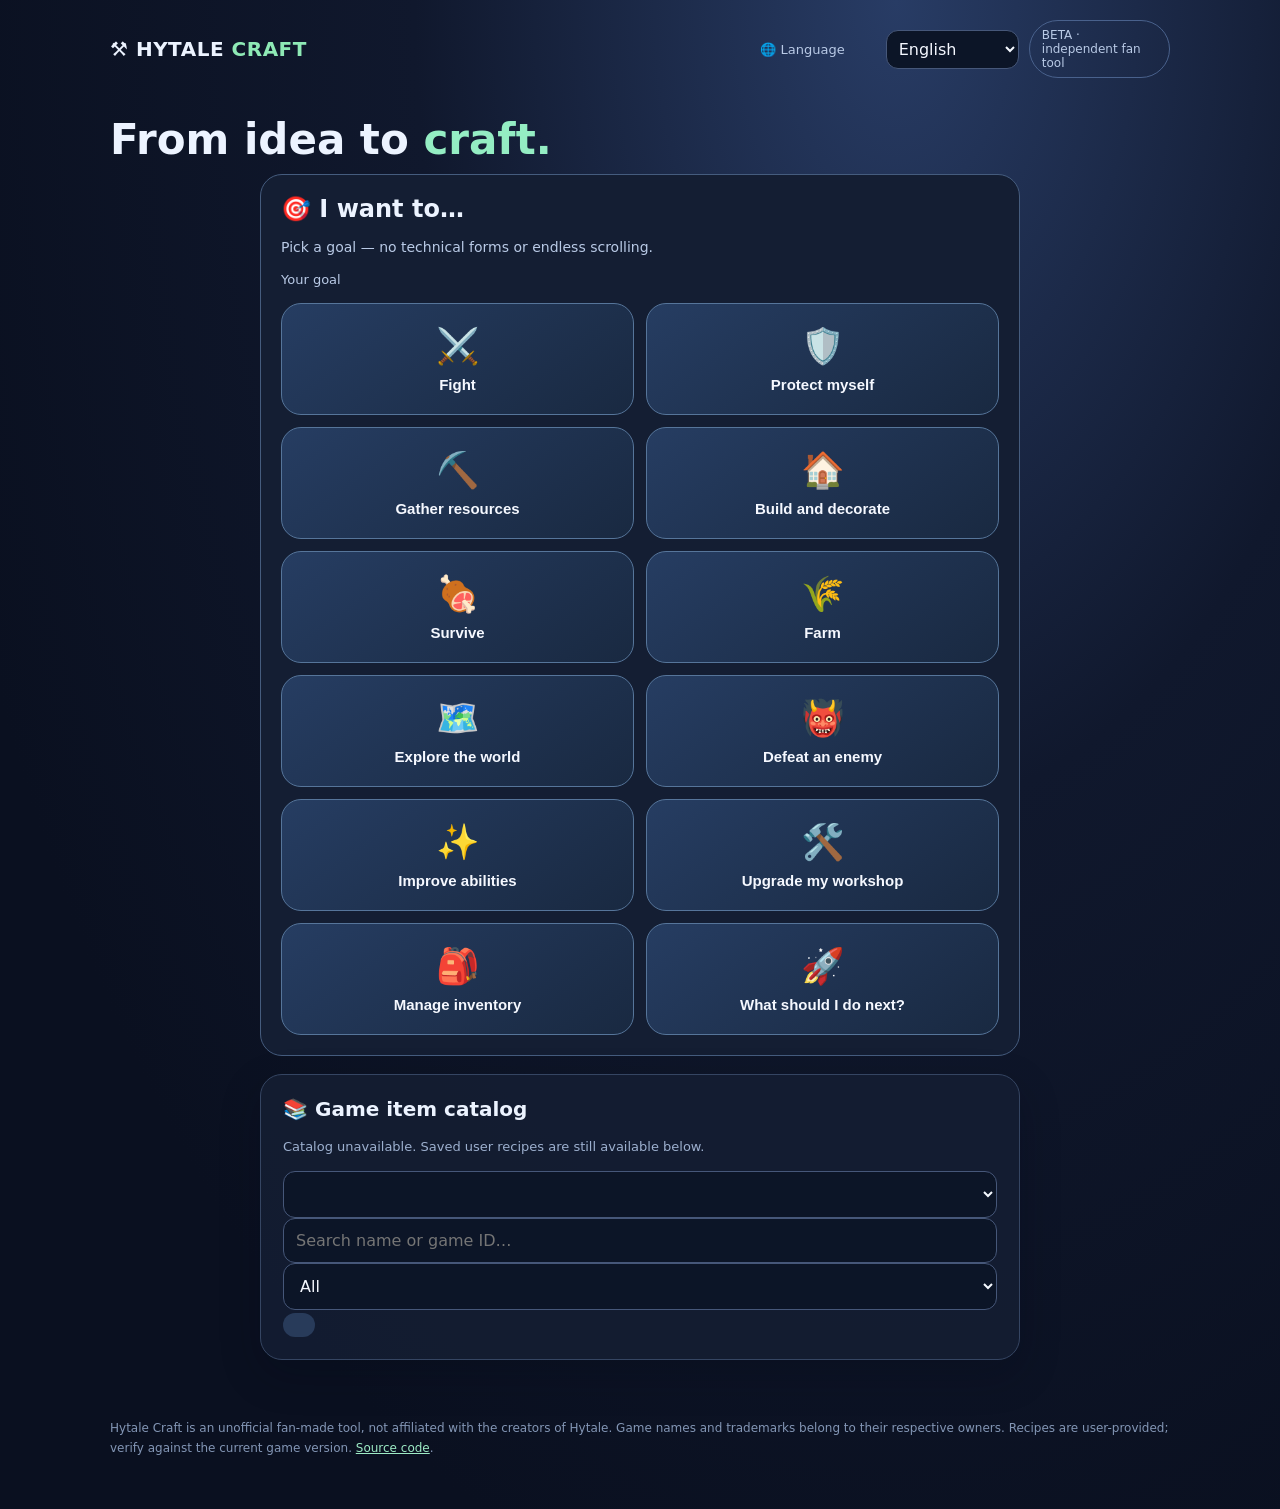
<file: index.html>
<!doctype html>
<html lang="en"><head><meta charset="utf-8"><meta name="viewport" content="width=device-width,initial-scale=1"><link rel="icon" href="data:,"><meta name="theme-color" content="#10172a"><title>Hytale Craft Planner — Recipe Calculator & Resource Checklist</title><meta name="description" content="Free unofficial Hytale crafting planner. Calculate crafting chains, track inventory, reuse leftovers, and export your recipes."><meta property="og:type" content="website"><meta property="og:site_name" content="Hytale Craft"><meta property="og:title" content="Hytale Craft — Crafting Planner &amp; Resource Calculator"><meta property="og:description" content="Choose a crafting goal and calculate resources with your inventory. Unofficial fan tool."><meta property="og:url" content="https://moi-pary72.github.io/hytale-craft/"><meta property="og:locale" content="en_US"><meta property="og:image" content="https://moi-pary72.github.io/hytale-craft/assets/preview/social-card.png"><meta property="og:image:width" content="1200"><meta property="og:image:height" content="630"><meta property="og:image:alt" content="Hytale Craft — choose a goal and plan your materials"><meta name="twitter:card" content="summary_large_image"><meta name="robots" content="index,follow"><link rel="canonical" href="https://moi-pary72.github.io/hytale-craft/">
<style>
:root{font-family:Inter,system-ui,-apple-system,sans-serif;color:#ecf3ff;background:#0a1020}*{box-sizing:border-box}body{margin:0;background:radial-gradient(ellipse at 70% 0%,#283c65 0%,#10182d 38%,#0a1020 78%);min-height:100vh}header,main,footer{max-width:1100px;margin:auto;padding:20px}header{display:flex;justify-content:space-between;align-items:center;gap:12px}.brand{font-weight:900;font-size:20px;letter-spacing:.5px}.brand span{color:#8ee9b5}.pill{font-size:12px;border:1px solid #49618c;border-radius:30px;padding:7px 12px;color:#b9cae6}h1{font-size:clamp(32px,6vw,64px);line-height:1.05;margin:36px 0 14px}h1 em{font-style:normal;color:#94edc3}.lead{color:#b5c5df;max-width:650px;line-height:1.6}.grid{display:grid;grid-template-columns:1.1fr .9fr;gap:18px;margin-top:28px}.card{background:#141e33d9;border:1px solid #354562;border-radius:22px;padding:22px;box-shadow:0 15px 40px #050a1838}h2{margin:0 0 16px;font-size:20px}h3{font-size:15px;margin:22px 0 10px;color:#bed0ec}label{display:block;font-size:13px;color:#b9cae6;margin:12px 0 6px}input,select,textarea{width:100%;background:#0c1527;color:#f5f8ff;border:1px solid #465779;border-radius:12px;padding:12px;font:inherit;min-width:0}textarea{min-height:95px}button{border:0;background:#8ee9b5;color:#102719;font-weight:800;padding:12px 16px;border-radius:12px;cursor:pointer}button.secondary{background:#283b5a;color:#e8f2ff}button.danger{background:#593044;color:#ffe0e7}.row{display:flex;gap:10px;align-items:end;flex-wrap:wrap}.row>*{flex:1}.row button{flex:0 0 auto}.muted{color:#9db0cf;font-size:13px;line-height:1.6}.item{display:flex;align-items:center;justify-content:space-between;gap:12px;padding:12px 0;border-bottom:1px solid #34415b}.item strong{font-size:14px}.item small{color:#9db0cf;display:block;margin-top:3px}.tag{background:#253b50;color:#9df3c4;border-radius:9px;padding:6px 10px;font-size:12px;white-space:nowrap}.status{padding:12px;border:1px solid #47637c;background:#1b2e41;border-radius:12px;font-size:13px;color:#c9e0fa;margin:12px 0}.error{border-color:#a45a6e;color:#ffd1da}.result{margin-top:18px}.empty{padding:22px;text-align:center;color:#99acc8;border:1px dashed #455675;border-radius:14px}footer{color:#8396b5;font-size:12px;line-height:1.7;padding-bottom:50px}a{color:#9debc5}code{color:#a7e9c6}.hide{display:none!important}@media(max-width:750px){.grid{grid-template-columns:1fr}header,main,footer{padding:16px}h1{margin-top:18px}.card{padding:17px}.row{align-items:stretch}.row button{flex:1 1 100%}}
.hub-grid{display:grid;grid-template-columns:repeat(auto-fit,minmax(min(100%,270px),1fr));gap:12px;margin-top:16px}.hub-entry{background:#0d172b;border:1px solid #40516e;border-radius:16px;padding:16px;min-width:0}.hub-entry h3{font-size:17px;margin:0 0 8px}.hub-entry p{font-size:13px;line-height:1.55;color:#b8c9e3}.hub-entry a{display:inline-block;padding:8px 12px;border-radius:9px;background:#284564;text-decoration:none;font-weight:700}.hub-entry small{display:block;margin:10px 0;color:#92a9cc}.hub-grid .empty{grid-column:1/-1}#hub-filter{max-width:210px}@media(max-width:750px){#hub-filter{max-width:none}} 
.goal-tiles{display:grid;grid-template-columns:repeat(2,minmax(0,1fr));gap:12px;margin-top:16px}.goal-tile{display:flex;align-items:center;justify-content:center;flex-direction:column;gap:9px;min-height:112px;padding:14px 8px;border-radius:20px;background:linear-gradient(145deg,#263d62,#192941);border:1px solid #56759a;color:#f5f8ff;font-size:15px;font-weight:750;text-align:center;cursor:pointer;transition:transform .18s,box-shadow .18s,border-color .18s}.goal-tile .emoji{font-size:35px;line-height:1.2}.goal-tile:active{transform:scale(.95)}.goal-tile:focus-visible{outline:3px solid #8ee9b5;outline-offset:3px}.goal-tile[aria-pressed="true"]{border-color:#8ee9b5;box-shadow:0 0 0 2px #8ee9b555;background:#264d55}.goal-detail-tiles{display:grid;grid-template-columns:repeat(2,minmax(0,1fr));gap:10px}.goal-detail-tiles button{background:#293e61;color:white;border:1px solid #58749b;border-radius:14px;padding:15px 9px;min-height:62px}.goal-detail-tiles button[aria-pressed="true"]{background:#8ee9b5;color:#0b182b}.goal-home select[hidden]{display:none!important}@media(max-width:350px){.goal-tiles{gap:8px}.goal-tile{font-size:13px}}
@keyframes goalAppear{from{opacity:0;transform:translateY(12px) scale(.97)}to{opacity:1;transform:translateY(0) scale(1)}}.goal-tile{animation:goalAppear .35s ease both}.goal-tile:nth-child(2n){animation-delay:.06s}.goal-tile:hover{transform:translateY(-2px);border-color:#8ee9b5}.goal-next:not([hidden]){animation:goalAppear .25s ease}.goal-detail-tiles button{transition:background .2s,transform .2s}.goal-detail-tiles button:active{transform:scale(.96)}@media(prefers-reduced-motion:reduce){.goal-tile,.goal-next:not([hidden]){animation:none}.goal-tile,.goal-detail-tiles button{transition:none}}
</style><style>
#target{position:absolute!important;width:1px!important;height:1px!important;opacity:0!important;pointer-events:none!important}
.catalog-launch{width:100%;text-align:left;background:#0c1527;color:#f5f8ff;border:1px solid #6b85ac;display:flex;align-items:center;justify-content:space-between;gap:12px}
.catalog-launch:focus-visible,.catalog-search:focus-visible{outline:3px solid #8ee9b5;outline-offset:3px}
.catalog-backdrop[hidden]{display:none!important}.catalog-backdrop{position:fixed;inset:0;background:#030814cc;z-index:9999;display:flex;align-items:center;justify-content:center;padding:12px}
.catalog-panel{width:min(100%,680px);max-height:min(92dvh,850px);overflow:auto;background:#141e33;border:1px solid #536889;border-radius:20px;padding:18px;box-shadow:0 22px 90px #0009}
.catalog-head{display:flex;align-items:center;justify-content:space-between;gap:10px}.catalog-head h2{margin:0}
.catalog-close{font-size:25px;min-width:48px;min-height:48px;padding:4px}
.catalog-search{margin:14px 0;font-size:17px}
.catalog-categories{display:flex;gap:8px;flex-wrap:wrap;margin:8px 0 14px}
.catalog-categories button{padding:9px 12px;background:#293c5c;color:#e8f2ff;font-size:13px}
.catalog-categories button[aria-pressed=true]{background:#8ee9b5;color:#102719}
.catalog-result{width:100%;display:flex;align-items:center;justify-content:space-between;gap:12px;text-align:left;background:#1c2b44;color:#f5f8ff;margin:6px 0;padding:14px}
.catalog-result small{color:#b8c9e3;font-weight:400}
.catalog-empty{padding:22px;color:#c1d2e9;line-height:1.6}
@media(max-width:750px){.catalog-backdrop{align-items:flex-end;padding:0}.catalog-panel{border-radius:22px 22px 0 0;max-height:93dvh;width:100%}}
</style><style>
/* Beginner-first layout: actual browser-native select is fully removed from interaction. */
#target{display:none!important}.catalog-launch{min-height:62px;font-size:17px}.catalog-result{min-height:62px}.catalog-result:focus-visible{outline:3px solid #8ee9b5}
.quick-start{margin:0 0 20px;padding:18px;border:1px solid #3e5977;border-radius:20px;background:#15283b}.quick-start h2{margin:0 0 8px}.quick-start p{margin:0 0 14px;color:#bcd1e6;line-height:1.55}.quick-grid{display:grid;grid-template-columns:repeat(auto-fit,minmax(160px,1fr));gap:9px}.quick-item{display:flex;align-items:center;gap:10px;text-align:left;background:#243955;color:#f4f9ff;border:1px solid #536c8c;padding:13px;min-height:65px}.quick-item span{font-size:25px}.quick-item small{display:block;color:#adc6e1;font-weight:400;font-size:11px;margin-top:4px}.advanced-tools{margin-top:22px}.advanced-tools>summary{cursor:pointer;padding:18px;border:1px solid #526887;border-radius:16px;background:#233552;font-weight:800;list-style-position:inside}.advanced-tools[open]>summary{margin-bottom:16px}.advanced-tools .grid{margin-top:0}.advanced-tools .card{margin-bottom:16px}.catalog-hint{color:#aec3de;font-size:12px;margin-top:9px}
@media(max-width:750px){.quick-start{padding:14px}.quick-grid{grid-template-columns:repeat(2,minmax(0,1fr))}.quick-item{padding:10px;font-size:12px;min-height:70px}}
</style><style>
/* Compact goal-first home */
#planner-shell[hidden],#goal-next[hidden]{display:none!important}
#planner-shell{display:block!important}
#planner-shell[hidden]{display:none!important}
#inventory-more{margin-top:20px}#inventory-more>summary{cursor:pointer;padding:13px;background:#253b57;border-radius:12px;font-weight:700}

main{padding-top:8px}main>h1{font-size:clamp(27px,5vw,42px);margin:12px 0 8px}main>.lead,main>.status,main>.quick-start{display:none!important}
.goal-home{max-width:760px;margin:12px auto 18px;padding:20px;background:#141e33;border:1px solid #455c7e;border-radius:22px}
.goal-home h2{font-size:24px;margin:0 0 9px}.goal-home p{color:#b9cae6;font-size:14px;line-height:1.5}
.goal-home select{font-size:17px;min-height:56px;border-color:#79a7bd}.goal-home .goal-next{margin-top:14px}.goal-home .goal-next[hidden]{display:none}
.goal-home .goal-tip{background:#1c3046;padding:12px;border-radius:12px;margin-top:12px}
.goal-home .goal-actions{display:flex;gap:10px;flex-wrap:wrap;margin-top:14px}.goal-home .goal-actions button{flex:1;min-width:150px}
#planner-shell{max-width:760px;margin:0 auto}#planner-shell>.card{margin-top:0}
#planner-shell .card h3{margin-top:18px}
#planner-shell .card>p.muted{font-size:12px}
#advanced-tools{max-width:760px;margin:16px auto}
#advanced-tools>summary{font-size:15px}
@media(max-width:750px){.goal-home{padding:15px;margin-top:8px}.goal-home h2{font-size:22px}main>h1{margin-top:8px}#planner-shell .card{padding:16px}}
#game-card button,#game-batch button{min-height:48px;margin:6px 6px 6px 0}#game-card{border:1px solid #4c6b87;border-radius:16px;padding:14px;margin:12px 0}#game-batch{margin:16px 0}#game-batch>summary{padding:14px;cursor:pointer;background:#253b57;border-radius:12px}
</style></head><body><header><div class="brand">⚒️ HYTALE <span>CRAFT</span></div><div class="row" style="align-items:center;justify-content:flex-end"><label for="language" style="margin:0">🌐 <span id="lang-label">Language</span></label><select id="language" aria-label="Site language" style="width:auto;min-width:112px;padding:8px"><option value="en">English</option><option value="ru">Русский</option></select><div class="pill">BETA · независимый инструмент</div></div></header><main><h1>От идеи до <em>крафта.</em></h1><p class="lead">Планируй цепочки изготовления, считай базовые ресурсы и собирай список добычи. Добавляй рецепты из проверенных источников или собственной игры — калькулятор посчитает зависимости автоматически.</p><div class="status">🧭 Важно: база пока заполняется. Мы не подменяем неизвестные игровые рецепты выдуманными. Добавленные тобой рецепты сохраняются локально в браузере.</div><section class="quick-start" id="quick-start"><h2 id="quick-title">⚡ Start crafting in seconds</h2><p id="quick-description">Pick an item below, choose how many you need, and calculate the materials. Recipes are historical samples — check your game version.</p><div class="quick-grid" id="quick-grid"></div></section><section class="goal-home" id="goal-home" aria-labelledby="goal-heading"><h2 id="goal-heading">🎯 I want to…</h2><p id="goal-intro">Choose a goal. We will show only what you need.</p><label for="goal-select" id="goal-label">Your goal</label><select id="goal-select" hidden aria-hidden="true"><option value="">Choose a goal…</option></select><div id="goal-tiles" class="goal-tiles" role="group" aria-label="Choose a goal"></div><div class="goal-next" id="goal-next" hidden><label for="goal-detail" id="goal-detail-label">What exactly?</label><select id="goal-detail" hidden aria-hidden="true"></select><div id="goal-detail-tiles" class="goal-detail-tiles" role="group"></div><p class="goal-tip" id="goal-tip"></p><div class="goal-actions"><button type="button" id="goal-go">Continue →</button><button type="button" class="secondary" id="goal-reset">Start over</button></div></div></section><div class="grid" id="planner-shell"><section class="card"><h2>🧮 Калькулятор ресурсов</h2><label for="target">Что изготовить</label><select id="target"></select><div class="row"><div><label for="qty">Количество</label><input id="qty" type="number" min="1" max="999999" value="1"></div><button id="calc">Рассчитать</button></div><div id="results" class="result"><div class="empty">Добавь первый рецепт, чтобы начать расчёт.</div></div><h3>🎒 Что уже есть в инвентаре</h3><p class="muted">По одной строке: <code>Название: количество</code>. Инвентарь учитывается при расчёте, но не списывается навсегда.</p><textarea id="inventory" placeholder="Древесина: 12&#10;Камень: 8"></textarea><div class="row"><button id="save-inventory" class="secondary">Сохранить инвентарь</button><button id="reset-inventory" class="secondary">Очистить инвентарь</button></div><h3>📦 Мой список добычи</h3><div id="shopping" class="muted">Пока пусто.</div><div class="row" style="margin-top:12px"><button class="secondary" id="copy">Скопировать список</button><button class="secondary" id="clear-list">Очистить</button></div></section><section class="card" id="recipe-editor"><h2>📖 Редактор рецептов</h2><p class="muted">Название результата и количество за один крафт. Ингредиенты: каждый с новой строки в формате <code>Название: количество</code>.</p><label for="name">Предмет</label><input id="name" placeholder="Например: название из игры" maxlength="100"><div class="row"><div><label for="yield">Выход за крафт</label><input id="yield" type="number" min="1" max="999999" value="1"></div><div><label for="source">Источник (необязательно)</label><input id="source" placeholder="URL / заметка" maxlength="500"></div></div><label for="ingredients">Ингредиенты</label><textarea id="ingredients" placeholder="Материал A: 3&#10;Материал B: 2"></textarea><button id="save">Сохранить рецепт</button><div id="notice" class="muted" role="status" style="margin-top:12px"></div><h3>Сохранённые рецепты <span id="count" class="tag">0</span></h3><div id="recipes"></div><h3>💾 Перенос данных</h3><p class="muted">Экспортируй JSON, чтобы не потерять рецепты при смене телефона. Импорт заменяет текущую базу после подтверждения.</p><div class="row"><button id="export" class="secondary">Экспорт JSON</button><button id="import" class="secondary">Импорт JSON</button><input id="file" type="file" accept=".json,application/json" class="hide"></div></section></div><section class="card" id="batch-card" style="margin-top:18px"><h2 id="batch-title">🧰 Multi-item crafting planner</h2><p class="muted" id="batch-help">Plan several items at once. Recipes and inventory are shared; leftovers from earlier crafts are reused. All calculations stay on your device.</p><label for="batch-lines" id="batch-label">Crafting goals — one per line: Item: quantity</label><textarea id="batch-lines" placeholder="Item name: 2&#10;Another item: 4"></textarea><div class="row"><button id="batch-run">Calculate all</button><button id="batch-copy" class="secondary">Copy materials</button></div><div id="batch-result" class="result" aria-live="polite"></div></section><section class="card" id="source-hub" style="margin-top:18px"><h2 id="hub-heading">📚 Verified game-data sources</h2><p class="muted" id="hub-intro">Find real Hytale items and recipes in independent, versioned databases. Check each source's game version before using a recipe. No unverified recipes are preloaded.</p><div class="row"><input id="hub-search" type="search" placeholder="Search sources and features…" aria-label="Search sources"><select id="hub-filter" aria-label="Filter source category"><option value="all">All sources</option><option value="recipes">Recipes</option><option value="items">Items</option><option value="technical">Technical data</option></select></div><div id="hub-list" class="hub-grid"></div><p class="muted" id="hub-disclaimer">These are third-party references, not endorsements. Source versions and coverage can differ. Links open their original websites.</p></section><section class="card" id="asset-importer" style="margin-top:18px"><h2 id="asset-title">🧩 Import real Hytale recipe assets</h2><p class="muted" id="asset-description">Paste a recipe JSON asset from a game build you trust. Only explicit item IDs and positive quantities are supported. Complex tags and resource types are rejected, never guessed. Review before saving.</p><label for="asset-json" id="asset-json-label">Recipe asset JSON</label><textarea id="asset-json" spellcheck="false" style="min-height:170px;font-family:ui-monospace,monospace" placeholder='{"Input":[{"ItemId":"item_a","Quantity":2}],"Output":[{"ItemId":"item_b","Quantity":1}]}'></textarea><div class="row"><button id="asset-preview" class="secondary">Validate & preview</button><button id="asset-save" disabled>Save user recipe</button></div><div id="asset-result" class="status" role="status" aria-live="polite"></div></section><section class="card" id="asset-bulk" style="margin-top:18px"><h2 id="bulk-title">📦 Bulk recipe import</h2><p class="muted" id="bulk-desc">Import a JSON array of recipe assets or an object containing a recipes array. Invalid or ambiguous recipes are skipped; preview before saving. Export your recipes first if you want a backup.</p><label for="bulk-file" id="bulk-label">Select a JSON file (max 2 MB)</label><input id="bulk-file" type="file" accept=".json,application/json"><div class="row"><button id="bulk-check" class="secondary">Preview import</button><button id="bulk-apply" disabled>Import validated recipes</button></div><div id="bulk-status" class="status" role="status" aria-live="polite"></div></section></main><footer>Hytale Craft — неофициальный фанатский инструмент, не связанный с разработчиками Hytale. Игровые названия и знаки принадлежат правообладателям. Данные рецептов добавляет пользователь; проверяй их по актуальной версии игры. <a href="https://github.com/moi-pary72/hytale-craft">Исходный код</a>.</footer>
<script src="web/planner.js"></script><script src="web/game-recipes.js"></script>
<script>
(()=>{'use strict';
const KEY='hytale-craft-recipes-v1';let db=Object.create(null);let shopping={};
const $=id=>document.getElementById(id);
const safe=s=>String(s).replace(/[&<>"']/g,c=>({'&':'&amp;','<':'&lt;','>':'&gt;','"':'&quot;',"'":'&#39;'}[c]));
const validName=s=>typeof s==='string'&&s.trim().length>0&&s.trim().length<=100;
const integer=n=>Number.isSafeInteger(n)&&n>0&&n<=999999;
const validDb=x=>{if(!x||typeof x!=='object'||Array.isArray(x)||Object.keys(x).length>500)return false;return Object.entries(x).every(([k,v])=>validName(k)&&v&&integer(v.yield)&&typeof v.source==='string'&&v.source.length<=500&&v.ingredients&&typeof v.ingredients==='object'&&!Array.isArray(v.ingredients)&&Object.keys(v.ingredients).length<=50&&Object.entries(v.ingredients).every(([a,n])=>validName(a)&&integer(n)));};
try{const raw=localStorage.getItem(KEY);if(raw){const parsed=JSON.parse(raw);if(validDb(parsed))db=parsed;}}catch(e){}
const persist=()=>{try{localStorage.setItem(KEY,JSON.stringify(db));return true}catch(e){notify('Не удалось сохранить: проверь свободное место браузера.',true);return false}};
const notify=(s,bad=false)=>{$('notice').textContent=s;$('notice').style.color=bad?'#ffb8c7':'#a3edc7'};
function render(){const keys=Object.keys(db).sort((a,b)=>a.localeCompare(b,'ru'));$('count').textContent=keys.length;const selected=$('target').value;$('target').innerHTML='<option value="">Выбери предмет</option>'+keys.map(k=>'<option value="'+safe(k)+'">'+safe(k)+'</option>').join('');if(db[selected])$('target').value=selected;$('recipes').innerHTML=keys.length?keys.map(k=>'<div class="item"><div><strong>'+safe(k)+'</strong><small>Выход: '+db[k].yield+' · компонентов: '+Object.keys(db[k].ingredients).length+'</small></div><button class="secondary edit" data-key="'+safe(k)+'">Изменить</button><button class="danger del" data-key="'+safe(k)+'" aria-label="Удалить '+safe(k)+'">×</button></div>').join(''):'<div class="muted">Рецептов ещё нет.</div>';}
function showRecipe(){const name=$('target').value,r=db[name];if(!r)return;shopping={};displayShopping();$('results').innerHTML='<h3>'+safe(name)+'</h3><p class="status">'+(r.source.startsWith('Historical community guide')?'Неподтверждённый старый пример · Unverified legacy sample':'Пользовательский рецепт · User recipe')+'</p><p>'+safe(r.source)+'</p><p>Выход / Yield: '+r.yield+'</p>'+Object.entries(r.ingredients).map(([k,v])=>'<div class="item"><span>'+safe(k)+'</span><strong>× '+v+'</strong></div>').join('');}
$('target').addEventListener('change',showRecipe);
function parseIngredients(s){const out=Object.create(null);for(const line of s.split(/\r?\n/)){if(!line.trim())continue;const pos=line.lastIndexOf(':');if(pos<1)throw Error('Формат ингредиента: Название: количество');const key=line.slice(0,pos).trim(),n=Number(line.slice(pos+1).trim());if(!validName(key)||!integer(n))throw Error('Некорректный ингредиент: '+line);out[key]=(out[key]||0)+n;if(!integer(out[key]))throw Error('Слишком большое количество: '+key)}if(Object.keys(out).length>50)throw Error('Максимум 50 ингредиентов');return out}
$('save').onclick=()=>{try{const name=$('name').value.trim(),yieldCount=Number($('yield').value),source=$('source').value.trim();if(!validName(name)||!integer(yieldCount))throw Error('Проверь название и количество результата');if(source.length>500)throw Error('Слишком длинный источник');const ingredients=parseIngredients($('ingredients').value);if(Object.keys(db).length>=500&&!db[name])throw Error('Лимит 500 рецептов');const before=db[name];db[name]={yield:yieldCount,source,ingredients};if(!persist()){if(before)db[name]=before;else delete db[name];return}render();$('target').value=name;showRecipe();notify('Рецепт сохранён: '+name)}catch(e){notify(e.message,true)}};
$('recipes').onclick=e=>{const b=e.target.closest('button[data-key]');if(!b)return;const key=b.dataset.key;if(!db[key])return;if(b.classList.contains('del')){if(confirm('Удалить рецепт «'+key+'»?')){delete db[key];persist();render()}}else{$('name').value=key;$('yield').value=db[key].yield;$('source').value=db[key].source;$('ingredients').value=Object.entries(db[key].ingredients).map(([k,v])=>k+': '+v).join('\n');$('name').focus();notify('Редактируешь: '+key)}};
function compute(name,qty,inventory){return HytalePlanner.compute(db,{[name]:qty},inventory)}
function displayShopping(){const entries=Object.entries(shopping).sort((a,b)=>a[0].localeCompare(b[0],'ru'));$('shopping').innerHTML=entries.length?entries.map(([k,v])=>'<div class="item"><span>'+safe(k)+'</span><strong>× '+v.toLocaleString('ru-RU')+'</strong></div>').join(''):'Пока пусто.'}
$('calc').onclick=()=>{shopping={};displayShopping();const name=$('target').value,n=Number($('qty').value);if(!db[name]||!integer(n)){ $('results').innerHTML='<div class="empty">Выбери рецепт и укажи количество от 1 до 999999.</div>';return}try{const inventory=parseIngredients($('inventory').value);const {totals,steps,stock}=compute(name,n,inventory);shopping=totals;const materials=Object.entries(totals).sort((a,b)=>a[0].localeCompare(b[0],'ru'));const operations=Object.entries(steps);$('results').innerHTML='<h3>⛏️ Базовые ресурсы</h3>'+(materials.length?materials.map(([k,v])=>'<div class="item"><strong>'+safe(k)+'</strong><span class="tag">× '+v.toLocaleString('ru-RU')+'</span></div>').join(''):'<p class="muted">Недостающих ресурсов нет.</p>')+'<h3>🔨 Операции крафта</h3>'+operations.map(([k,v])=>'<div class="item"><span>'+safe(k)+'</span><span class="tag">'+v.toLocaleString('ru-RU')+' раз</span></div>').join('')+'<h3>♻️ Остатки после расчёта</h3>'+(Object.entries(stock).filter(([k,v])=>v>0).map(([k,v])=>'<div class="item"><span>'+safe(k)+'</span><span class="tag">× '+v.toLocaleString('ru-RU')+'</span></div>').join('')||'<p class="muted">Нет остатков.</p>')+'<p class="muted">Инвентарь и излишки от крафта учитываются при расчёте. Расход материалов идёт в порядке обхода цепочки.</p>';displayShopping()}catch(e){$('results').innerHTML='<div class="status error">'+safe(e.message)+'</div>'}};
const INV_KEY='hytale-craft-inventory-v1';try{$('inventory').value=localStorage.getItem(INV_KEY)||''}catch(e){}$('save-inventory').onclick=()=>{try{const v=parseIngredients($('inventory').value);localStorage.setItem(INV_KEY,Object.entries(v).map(([k,n])=>k+': '+n).join('\n'));notify('Инвентарь сохранён')}catch(e){notify(e.message,true)}};$('reset-inventory').onclick=()=>{if(!confirm('Очистить инвентарь?'))return;$('inventory').value='';try{localStorage.removeItem(INV_KEY)}catch(e){}notify('Инвентарь очищен')};
$('copy').onclick=async()=>{const t=Object.entries(shopping).map(([k,v])=>k+' × '+v).join('\n');if(!t)return;try{await navigator.clipboard.writeText(t);notify('Список скопирован')}catch(e){notify('Копирование недоступно — выдели список вручную',true)}};
$('clear-list').onclick=()=>{shopping={};displayShopping();$('results').innerHTML='<div class="empty">Список очищен.</div>'};
$('export').onclick=()=>{const blob=new Blob([JSON.stringify({format:'hytale-craft-v1',recipes:db},null,2)],{type:'application/json'}),url=URL.createObjectURL(blob),a=document.createElement('a');a.href=url;a.download='hytale-craft-recipes.json';a.click();setTimeout(()=>URL.revokeObjectURL(url),1000)};
$('import').onclick=()=>$('file').click();
$('file').onchange=async e=>{const file=e.target.files[0];if(!file)return;try{if(file.size>2000000)throw Error('Файл слишком большой');const x=JSON.parse(await file.text());if(x.format!=='hytale-craft-v1'||!validDb(x.recipes))throw Error('Неверный формат файла');if(!confirm('Заменить все локальные рецепты импортированными?'))return;db=x.recipes;persist();render();notify('Импортировано рецептов: '+Object.keys(db).length)}catch(err){notify(err.message,true)}finally{e.target.value=''}};
render();displayShopping();
})();
</script><script>
(()=>{'use strict';
const dictionary={"BETA · независимый инструмент":"БЕТА · независимый инструмент","крафта.":"craft.","От идеи до ":"From idea to ","От идеи до крафта.":"From idea to craft.","Планируй цепочки изготовления, считай базовые ресурсы и собирай список добычи. Добавляй рецепты из проверенных источников или собственной игры — калькулятор посчитает зависимости автоматически.":"Plan crafting chains, calculate raw materials, and build a gathering checklist. Add recipes from verified sources or your own gameplay — the planner calculates dependencies automatically.","🧭 Важно: база пока заполняется. Мы не подменяем неизвестные игровые рецепты выдуманными. Добавленные тобой рецепты сохраняются локально в браузере.":"🧭 Note: The recipe database is still being built. We never invent unverified game recipes. Your recipes are saved locally in your browser.","🧮 Калькулятор ресурсов":"🧮 Crafting calculator","Что изготовить":"Crafting target","Количество":"Quantity","Рассчитать":"Calculate","Добавь первый рецепт, чтобы начать расчёт.":"Add your first recipe to start calculating.","🎒 Что уже есть в инвентаре":"🎒 Your inventory","По одной строке: ":"One per line: ","Название: количество":"Item: quantity",". Инвентарь учитывается при расчёте, но не списывается навсегда.":". Inventory is included in calculations but never permanently deducted.","Сохранить инвентарь":"Save inventory","Очистить инвентарь":"Clear inventory","📦 Мой список добычи":"📦 Gathering checklist","Пока пусто.":"Nothing here yet.","Скопировать список":"Copy list","Очистить":"Clear","📖 Редактор рецептов":"📖 Recipe editor","Название результата и количество за один крафт. Ингредиенты: каждый с новой строки в формате ":"Output item and yield per craft. Enter ingredients one per line as ","Предмет":"Item","Выход за крафт":"Yield per craft","Источник (необязательно)":"Source (optional)","Ингредиенты":"Ingredients","Сохранить рецепт":"Save recipe","Сохранённые рецепты ":"Saved recipes ","💾 Перенос данных":"💾 Data backup","Экспортируй JSON, чтобы не потерять рецепты при смене телефона. Импорт заменяет текущую базу после подтверждения.":"Export JSON to back up recipes. Import replaces your current recipes after confirmation.","Экспорт JSON":"Export JSON","Импорт JSON":"Import JSON","Hytale Craft — неофициальный фанатский инструмент, не связанный с разработчиками Hytale. Игровые названия и знаки принадлежат правообладателям. Данные рецептов добавляет пользователь; проверяй их по актуальной версии игры. ":"Hytale Craft is an unofficial fan-made tool, not affiliated with the creators of Hytale. Game names and trademarks belong to their respective owners. Recipes are user-provided; verify against the current game version. ","Исходный код":"Source code","Выбери предмет":"Select an item","Рецептов ещё нет.":"No recipes yet.","Изменить":"Edit","Удалить ":"Delete ","Выход: ":"Yield: "," · компонентов: ":" · ingredients: ","⛏️ Базовые ресурсы":"⛏️ Raw materials","🔨 Операции крафта":"🔨 Crafting operations","♻️ Остатки после расчёта":"♻️ Remaining inventory","Недостающих ресурсов нет.":"No missing resources.","Нет остатков.":"No leftovers."," раз":" crafts","Инвентарь и излишки от крафта учитываются при расчёте. Расход материалов идёт в порядке обхода цепочки.":"Inventory and crafting surplus are included in the calculation. Materials are consumed in dependency traversal order.","Выбери рецепт и укажи количество от 1 до 999999.":"Choose a recipe and enter a quantity from 1 to 999999.","Список очищен.":"List cleared.","Например: название из игры":"Example: item name from game","Материал A: 3":"Material A: 3","Материал B: 2":"Material B: 2","Древесина: 12":"Wood: 12","Камень: 8":"Stone: 8","URL / заметка":"URL / note","Не удалось сохранить: проверь свободное место браузера.":"Could not save: check browser storage.","Формат ингредиента: Название: количество":"Ingredient format: Item: quantity","Некорректный ингредиент: ":"Invalid ingredient: ","Слишком большое количество: ":"Quantity too large: ","Максимум 50 ингредиентов":"Maximum 50 ingredients","Проверь название и количество результата":"Check the item name and output quantity","Слишком длинный источник":"Source is too long","Лимит 500 рецептов":"Limit of 500 recipes","Рецепт сохранён: ":"Recipe saved: ","Удалить рецепт «":"Delete recipe “","»?":"”?","Редактируешь: ":"Editing: ","Слишком глубокая цепочка рецептов":"Recipe chain is too deep","Слишком большое количество":"Quantity is too large","Цикл рецептов: ":"Recipe cycle: ","Инвентарь сохранён":"Inventory saved","Очистить инвентарь?":"Clear inventory?","Инвентарь очищен":"Inventory cleared","Список скопирован":"List copied","Копирование недоступно — выдели список вручную":"Clipboard unavailable — select the list manually","Файл слишком большой":"File is too large","Неверный формат файла":"Invalid file format","Заменить все локальные рецепты импортированными?":"Replace all local recipes with imported ones?","Импортировано рецептов: ":"Recipes imported: ","Раз":"Times","Язык":"Language","БЕТА · независимый инструмент":"BETA · independent fan tool"};
const language=document.getElementById('language');
let current='en';try{current=localStorage.getItem('hytale-craft-language')==='ru'?'ru':'en'}catch(e){}
language.value=current;
dictionary["БЕТА · независимый инструмент"]="BETA · independent fan tool";dictionary["BETA · независимый инструмент"]="BETA · independent fan tool";
const baseline=new WeakMap();
const placeholders=new WeakMap();
const keys=Object.keys(dictionary).sort((a,b)=>b.length-a.length);
function translate(value){if(Object.hasOwn(dictionary,value))return dictionary[value];const trimmed=value.trim();if(Object.hasOwn(dictionary,trimmed))return value.replace(trimmed,dictionary[trimmed]);for(const key of keys){if(value.startsWith(key)&&value.length>key.length)return dictionary[key]+value.slice(key.length)}return value}
function visit(node){if(node.nodeType===3){if(!baseline.has(node))baseline.set(node,node.nodeValue);const base=baseline.get(node);const target=current==='en'?translate(base):base;if(node.nodeValue!==target)node.nodeValue=target;return}
if(node.nodeType!==1||['SCRIPT','STYLE'].includes(node.tagName))return;
if(node.hasAttribute('placeholder')){if(!placeholders.has(node))placeholders.set(node,node.getAttribute('placeholder'));const base=placeholders.get(node);node.setAttribute('placeholder',current==='en'?base.split('\n').map(translate).join('\n'):base)}
for(const child of node.childNodes)visit(child)}
let busy=false;const observer=new MutationObserver(records=>{if(busy)return;busy=true;observer.disconnect();for(const record of records){if(record.type==='childList'){for(const node of record.addedNodes)visit(node)}else if(record.type==='characterData'&&record.target.nodeType===3){baseline.set(record.target,record.target.nodeValue);visit(record.target)}}observer.observe(document.body,{subtree:true,childList:true,characterData:true});busy=false});
function apply(){observer.disconnect();document.documentElement.lang=current;document.title=current==='en'?'Hytale Craft Planner — Recipe Calculator & Resource Checklist':'Hytale Craft — планировщик ресурсов';visit(document.body);observer.observe(document.body,{subtree:true,childList:true,characterData:true})}
language.addEventListener('change',()=>{current=language.value;try{localStorage.setItem('hytale-craft-language',current)}catch(e){}apply()});
apply();
})();
</script><script>
(()=>{'use strict';
const $=id=>document.getElementById(id),safe=x=>String(x).replace(/[&<>"']/g,c=>({'&':'&amp;','<':'&lt;','>':'&gt;','"':'&quot;',"'":'&#39;'}[c]));
const KEY='hytale-craft-recipes-v1',lang=()=>document.getElementById('language').value,words={
en:{title:'🧰 Multi-item crafting planner',help:'Plan several items at once. Recipes and inventory are shared; leftovers from earlier crafts are reused. All calculations stay on your device.',label:'Crafting goals — one per line: Item: quantity',run:'Calculate all',copy:'Copy materials',placeholder:'Item name: 2\nAnother item: 4',empty:'Add recipes first, then enter crafting goals.',bad:'Invalid goal: ',unknown:'No saved recipe for: ',cycle:'Circular recipe: ',limit:'Calculation limit reached',materials:'⛏️ Total raw materials',steps:'🔨 Crafting operations',left:'♻️ Leftovers',none:'None needed',copied:'Materials copied',fail:'Clipboard unavailable',count:' goals calculated'},
ru:{title:'🧰 Планировщик нескольких предметов',help:'Планируй несколько предметов сразу. Рецепты и инвентарь общие; остатки предыдущих крафтов используются повторно. Расчёт выполняется на устройстве.',label:'Цели — по одной строке: Предмет: количество',run:'Рассчитать всё',copy:'Скопировать ресурсы',placeholder:'Название предмета: 2\nДругой предмет: 4',empty:'Сначала добавь рецепты, затем укажи цели.',bad:'Неверная строка: ',unknown:'Нет сохранённого рецепта: ',cycle:'Циклический рецепт: ',limit:'Превышен лимит расчёта',materials:'⛏️ Всего базовых ресурсов',steps:'🔨 Операции крафта',left:'♻️ Остатки',none:'Ничего не требуется',copied:'Ресурсы скопированы',fail:'Копирование недоступно',count:' целей рассчитано'}};
let last={};
function localize(){const w=words[lang()];$('batch-title').textContent=w.title;$('batch-help').textContent=w.help;$('batch-label').textContent=w.label;$('batch-run').textContent=w.run;$('batch-copy').textContent=w.copy;$('batch-lines').placeholder=w.placeholder}
$('language').addEventListener('change',()=>setTimeout(localize,0));localize();
function parseLines(text){const result=[];for(const line of text.split(/\r?\n/)){if(!line.trim())continue;const i=line.lastIndexOf(':'),name=line.slice(0,i).trim(),n=Number(line.slice(i+1).trim());if(i<1||!name||name.length>100||!Number.isSafeInteger(n)||n<1||n>999999)throw Error(words[lang()].bad+line);result.push([name,n]);if(result.length>100)throw Error(words[lang()].limit)}return result}
$('batch-run').addEventListener('click',()=>{const w=words[lang()],box=$('batch-result');try{
const db=JSON.parse(localStorage.getItem(KEY)||'{}'),goals=parseLines($('batch-lines').value),inventory=parseLines($('inventory').value);
if(!goals.length)throw Error(w.empty);
const goalMap=Object.create(null),invMap=Object.create(null);
for(const [name,n] of goals){if(!Object.hasOwn(db,name))throw Error(w.unknown+name);goalMap[name]=(goalMap[name]||0)+n}
for(const [name,n] of inventory)invMap[name]=(invMap[name]||0)+n;
const {totals:raw,steps,stock}=HytalePlanner.compute(db,goalMap,invMap);
last=raw;const rows=(obj)=>Object.entries(obj).filter(([,n])=>n>0).sort((a,b)=>a[0].localeCompare(b[0])).map(([name,n])=>'<div class="item"><strong>'+safe(name)+'</strong><span class="tag">× '+n.toLocaleString()+'</span></div>').join('')||'<p class="muted">'+w.none+'</p>';
box.innerHTML='<p class="muted">'+goals.length+w.count+'</p><h3>'+w.materials+'</h3>'+rows(raw)+'<h3>'+w.steps+'</h3>'+rows(steps)+'<h3>'+w.left+'</h3>'+rows(stock);
}catch(e){last={};box.innerHTML='<div class="status error">'+safe(e.message)+'</div>'}});
$('batch-copy').addEventListener('click',async()=>{const w=words[lang()],lines=Object.entries(last).map(([k,n])=>k+' × '+n).join('\n');if(!lines)return;try{await navigator.clipboard.writeText(lines);$('batch-result').insertAdjacentHTML('afterbegin','<p class="muted">'+w.copied+'</p>')}catch(e){$('batch-result').insertAdjacentHTML('afterbegin','<p class="muted">'+w.fail+'</p>')}});
})();
</script><script>
(()=>{'use strict';
const $=id=>document.getElementById(id);
const refs=[
{id:'official',title:'Hytale Docs — Recipe schema',url:'https://docs.hytale.com/assets/item/recipes/',category:'technical',en:'Official technical documentation for game recipe asset structure. Not a browsable recipe catalog.',ru:'Официальная техническая документация по структуре игровых рецептов. Не каталог готовых рецептов.',version:'Documentation: Release 0.7.7'},
{id:'db',title:'HytaleDB',url:'https://hytaledb.net/',category:'recipes',en:'Versioned game-data snapshot with linked items, recipes, creatures and drops.',ru:'Версионный снимок игровых данных: предметы, рецепты, существа и добыча.',version:'Snapshot listed: 0.7.3'},
{id:'source',title:'Hytale Source',url:'https://hytale.source.gs/',category:'recipes',en:'Game-file-derived recipes, crafting benches, items and change history. Check the displayed build.',ru:'Рецепты из файлов игры, верстаки, предметы и история изменений. Проверяй версию.',version:'Build listed: 0.6.4-b27'},
{id:'sphere',title:'HySphere — Recipe book',url:'https://hysphere.app/recipes',category:'recipes',en:'Searchable recipe book, crafting benches and ingredient chains.',ru:'Поиск рецептов, верстаки и цепочки ингредиентов.',version:'Check current version on source'},
{id:'open',title:'OpenHytale Wiki',url:'https://openhytale.org/',category:'technical',en:'Browsable game catalogs and documented static JSON API.',ru:'Каталоги игровых данных и документированный статический JSON API.',version:'Check current version on source'},
{id:'life',title:'Hytale Life',url:'https://hytale-life.com/en/',category:'items',en:'Items, equipment, crafting benches and creature reference.',ru:'Предметы, снаряжение, верстаки и справочник существ.',version:'Check current version on source'},
{id:'alm',title:'Almanauts — Hytale',url:'https://almanauts.com/hytale/',category:'items',en:'Items, recipes, loot probabilities and gathering tools.',ru:'Предметы, рецепты, вероятности добычи и инструменты поиска ресурсов.',version:'Source lists: 0.7.4'}
];
const txt={en:{heading:'📚 Game-data research hub',intro:'Use real Hytale data from independent sources. Check the game version before copying recipes. This planner does not pretend that unverified recipes are official.',search:'Search sources and features…',all:'All sources',recipes:'Recipes',items:'Items',technical:'Technical data',visit:'Open source ↗',empty:'No matching sources.',disclaimer:'Independent third-party references. Content, licensing, completeness and version may differ; verify recipes against your game.'},ru:{heading:'📚 Справочник игровых источников',intro:'Ищи настоящие рецепты Hytale в независимых базах. Перед добавлением проверяй версию игры. Мы не выдаём неподтверждённые рецепты за официальные.',search:'Поиск источников и возможностей…',all:'Все источники',recipes:'Рецепты',items:'Предметы',technical:'Технические данные',visit:'Открыть источник ↗',empty:'Совпадений нет.',disclaimer:'Независимые сторонние источники. Полнота, лицензии и версии данных различаются; сверяй рецепты со своей игрой.'}};
const lang=()=>$('language').value==='ru'?'ru':'en';
const esc=s=>String(s).replace(/[&<>"']/g,c=>({'&':'&amp;','<':'&lt;','>':'&gt;','"':'&quot;',"'":'&#39;'}[c]));
function render(){const l=lang(),t=txt[l];$('hub-heading').textContent=t.heading;$('hub-intro').textContent=t.intro;$('hub-search').placeholder=t.search;$('hub-search').setAttribute('aria-label',t.search);$('hub-disclaimer').textContent=t.disclaimer;for(const key of ['all','recipes','items','technical'])$('hub-filter').querySelector('[value="'+key+'"]').textContent=t[key];
const query=$('hub-search').value.toLocaleLowerCase(),filter=$('hub-filter').value;
const matches=refs.filter(x=>(filter==='all'||x.category===filter)&&(x.title+' '+x.en+' '+x.ru+' '+x.version).toLocaleLowerCase().includes(query));
$('hub-list').innerHTML=matches.length?matches.map(x=>'<article class="hub-entry"><h3>'+esc(x.title)+'</h3><p>'+esc(x[l])+'</p><small>'+esc(x.version)+'</small><a href="'+x.url+'" target="_blank" rel="noopener noreferrer">'+t.visit+'</a></article>').join(''):'<div class="empty">'+t.empty+'</div>'}
$('hub-search').addEventListener('input',render);$('hub-filter').addEventListener('change',render);$('language').addEventListener('change',()=>setTimeout(render,0));render();
})();
</script><script>
(()=>{'use strict';
const $=id=>document.getElementById(id),KEY='hytale-craft-recipes-v1';
const i18n={en:{title:'🧩 Import real Hytale recipe assets',desc:'Paste a recipe JSON asset from a game build you trust. Only explicit item IDs and positive quantities are supported. Complex tags and resource types are rejected, never guessed. Review before saving.',label:'Recipe asset JSON',preview:'Validate & preview',save:'Save user recipe',empty:'Paste a recipe asset to start.',invalid:'Invalid recipe: ',ready:'Ready to save: ',saved:'Saved! Reloading the planner…',exists:'A recipe with this output ID already exists. Saving will overwrite it. Continue?',format:'Expected a recipe JSON object with Input and Output or PrimaryOutput.',complex:'This recipe uses a resource type, item tag, multiple outputs or another unsupported format. Import it manually after verifying the actual ingredients.',limit:'The recipe exceeds safe size or quantity limits.',storage:'Cannot save recipe to browser storage.'},ru:{title:'🧩 Импорт настоящих рецептов Hytale',desc:'Вставь JSON рецепта из проверенной версии игры. Поддерживаются только явные идентификаторы предметов и положительные количества. Сложные теги и типы ресурсов отклоняются без догадок. Перед сохранением проверь результат.',label:'JSON игрового рецепта',preview:'Проверить и показать',save:'Сохранить рецепт',empty:'Вставь игровой рецепт для начала.',invalid:'Ошибка рецепта: ',ready:'Можно сохранить: ',saved:'Сохранено! Перезагружаем калькулятор…',exists:'Рецепт с таким идентификатором уже есть. Перезаписать?',format:'Ожидается JSON рецепта с Input и Output или PrimaryOutput.',complex:'В рецепте есть тип ресурса, тег предмета, несколько результатов или неподдерживаемый формат. Проверь ингредиенты и добавь его вручную.',limit:'Превышены ограничения размера или количества.',storage:'Не удалось сохранить рецепт в браузере.'}};
const lang=()=>$('language').value==='ru'?'ru':'en';let pending=null;
const validId=x=>typeof x==='string'&&x.trim()===x&&x.length>0&&x.length<=100&&!/[<>]/.test(x);
function readRecipe(src){if(src.length>100000)throw Error(i18n[lang()].limit);const parsed=JSON.parse(src),t=i18n[lang()];if(!parsed||Array.isArray(parsed)||typeof parsed!=='object')throw Error(t.format);const a=parsed.Recipe&&typeof parsed.Recipe==='object'&&!Array.isArray(parsed.Recipe)?parsed.Recipe:parsed;if(parsed.Parent||a.Parent)throw Error(t.complex);if(!Array.isArray(a.Input))throw Error(t.format);
const outs=a.Output!=null?(Array.isArray(a.Output)?a.Output:null):a.PrimaryOutput?[a.PrimaryOutput]:parsed.Recipe&&validId(parsed.ItemId)?[{ItemId:parsed.ItemId,Quantity:a.OutputQuantity??1}]:null;
if(!outs||outs.length!==1)throw Error(t.complex);
const out=outs[0];if(!out||!validId(out.ItemId)||out.ResourceTypeId||out.ItemTag||out.Metadata||a.Input.some(v=>v&&v.Metadata)||a.Output&&a.Output.length>1)throw Error(t.complex);
const qty=out.Quantity??a.OutputQuantity??1;if(!Number.isSafeInteger(qty)||qty<1||qty>999999)throw Error(t.limit);
if(!a.Input.length||a.Input.length>50)throw Error(t.limit);const ingredients=Object.create(null);
for(const v of a.Input){if(!v||!validId(v.ItemId)||v.ResourceTypeId||v.ItemTag||v.Metadata)throw Error(t.complex);const n=v.Quantity??1;if(!Number.isSafeInteger(n)||n<1||n>999999)throw Error(t.limit);ingredients[v.ItemId]=(ingredients[v.ItemId]||0)+n;if(ingredients[v.ItemId]>999999)throw Error(t.limit)}
return {name:out.ItemId,recipe:{yield:qty,source:'User-provided Hytale JSON; verify game build and bench requirements',ingredients}}}
function render(){const t=i18n[lang()];$('asset-title').textContent=t.title;$('asset-description').textContent=t.desc;$('asset-json-label').textContent=t.label;$('asset-preview').textContent=t.preview;$('asset-save').textContent=t.save;if(!pending)$('asset-result').textContent=t.empty}
$('asset-json').addEventListener('input',()=>{pending=null;$('asset-save').disabled=true;$('asset-result').textContent=i18n[lang()].empty});
$('asset-preview').addEventListener('click',()=>{const t=i18n[lang()];pending=null;$('asset-save').disabled=true;try{const r=readRecipe($('asset-json').value);pending=r;$('asset-result').textContent=t.ready+r.name+' × '+r.recipe.yield+' | '+Object.entries(r.recipe.ingredients).map(([k,v])=>k+' × '+v).join(', ');$('asset-save').disabled=false}catch(e){$('asset-result').textContent=t.invalid+e.message}});
$('asset-save').addEventListener('click',()=>{if(!pending)return;const t=i18n[lang()];try{const raw=localStorage.getItem(KEY),db=raw?JSON.parse(raw):{};if(!db||Array.isArray(db)||typeof db!=='object')throw Error(t.storage);if(Object.keys(db).length>=500&&!db[pending.name])throw Error(t.limit);if(db[pending.name]&&!confirm(t.exists))return;db[pending.name]=pending.recipe;localStorage.setItem(KEY,JSON.stringify(db));$('asset-result').textContent=t.saved;location.reload()}catch(e){$('asset-result').textContent=t.invalid+e.message}});
$('language').addEventListener('change',render);render();
})();
</script><script>
(()=>{'use strict';
const $=id=>document.getElementById(id),KEY='hytale-craft-recipes-v1';
const dict={en:{title:'📦 Bulk recipe import',desc:'Import a JSON array of recipe assets or an object containing a recipes array. Invalid or ambiguous recipes are skipped; preview before saving. Export your recipes first if you want a backup.',label:'Select a JSON file (max 2 MB)',check:'Preview import',apply:'Import validated recipes',idle:'Choose a JSON file to begin.',size:'File exceeds 2 MB.',format:'Expected a JSON array or an object with a recipes array.',preview:'Valid: {ok} · skipped: {skip} · duplicates in file: {dup} · existing recipes to replace: {replace}.',done:'Imported {count} recipes. Reloading planner…',failed:'Import failed: ',limit:'Only 500 saved recipes are supported. Reduce the import or remove some recipes.',confirm:'Import {count} recipes? {replace} existing recipes will be overwritten.',empty:'No supported recipes in the file.',file:'Choose a JSON file.'},ru:{title:'📦 Массовый импорт рецептов',desc:'Импортируй массив игровых JSON-рецептов или объект с массивом recipes. Неоднозначные и ошибочные рецепты пропускаются; сначала проверь результат. Перед импортом можно экспортировать текущую базу.',label:'Выбери JSON-файл (до 2 МБ)',check:'Предпросмотр импорта',apply:'Импортировать проверенные',idle:'Выбери JSON-файл для начала.',size:'Файл больше 2 МБ.',format:'Ожидается JSON-массив или объект с массивом recipes.',preview:'Подходят: {ok} · пропущено: {skip} · повторов в файле: {dup} · замен существующих: {replace}.',done:'Импортировано {count} рецептов. Перезагружаем калькулятор…',failed:'Ошибка импорта: ',limit:'Поддерживается не более 500 сохранённых рецептов. Уменьши файл или удали часть рецептов.',confirm:'Импортировать {count} рецептов? Существующие рецепты будут заменены: {replace}.',empty:'Нет поддерживаемых рецептов в файле.',file:'Выбери JSON-файл.'}};
const lang=()=>$('language').value==='ru'?'ru':'en',T=()=>dict[lang()];let ready=null;
const good=x=>typeof x==='string'&&x.length>0&&x.length<=100&&x.trim()===x&&!/[<>]/.test(x),num=x=>Number.isSafeInteger(x)&&x>0&&x<=999999;
function parse(x){if(!x||typeof x!=='object'||Array.isArray(x))return null;const a=x.Recipe&&typeof x.Recipe==='object'&&!Array.isArray(x.Recipe)?x.Recipe:x;if(x.Parent||a.Parent)return null;if(!Array.isArray(a.Input)||!a.Input.length||a.Input.length>50)return null;
const outs=a.Output!=null?(Array.isArray(a.Output)?a.Output:null):a.PrimaryOutput?[a.PrimaryOutput]:x.Recipe&&good(x.ItemId)?[{ItemId:x.ItemId,Quantity:a.OutputQuantity??1}]:null;
if(!outs||outs.length!==1)return null;const out=outs[0];if(!out||!good(out.ItemId)||out.ResourceTypeId||out.ItemTag||out.Metadata)return null;
const yieldQty=out.Quantity??a.OutputQuantity??1;if(!num(yieldQty))return null;const ingredients=Object.create(null);
for(const v of a.Input){if(!v||!good(v.ItemId)||v.ResourceTypeId||v.ItemTag||v.Metadata||!num(v.Quantity??1))return null;ingredients[v.ItemId]=(ingredients[v.ItemId]||0)+(v.Quantity??1);if(!num(ingredients[v.ItemId]))return null}
return [out.ItemId,{yield:yieldQty,ingredients,source:'User-provided Hytale JSON bulk import; verify game build and bench requirements'}]}
function getDb(){const db=JSON.parse(localStorage.getItem(KEY)||'{}');if(!db||Array.isArray(db)||typeof db!=='object')throw Error(T().format);return db}
function translate(){const t=T();$('bulk-title').textContent=t.title;$('bulk-desc').textContent=t.desc;$('bulk-label').textContent=t.label;$('bulk-check').textContent=t.check;$('bulk-apply').textContent=t.apply;if(!ready)$('bulk-status').textContent=t.idle}
$('bulk-file').addEventListener('change',()=>{ready=null;$('bulk-apply').disabled=true;$('bulk-status').textContent=T().idle});
$('bulk-check').addEventListener('click',async()=>{const t=T(),file=$('bulk-file').files[0];ready=null;$('bulk-apply').disabled=true;if(!file){$('bulk-status').textContent=t.file;return}if(file.size>2*1024*1024){$('bulk-status').textContent=t.size;return}try{
const data=JSON.parse(await file.text());const arr=Array.isArray(data)?data:Array.isArray(data?.recipes)?data.recipes:null;if(!arr||arr.length>5000)throw Error(t.format);
const found={},seen=new Set();let skip=0,dup=0;for(const entry of arr){const row=parse(entry);if(!row){skip++;continue}if(seen.has(row[0]))dup++;seen.add(row[0]);found[row[0]]=row[1]}
const db=getDb(),replace=Object.keys(found).filter(k=>Object.hasOwn(db,k)).length;const count=Object.keys(found).length;
if(Object.keys({...db,...found}).length>500)throw Error(t.limit);
$('bulk-status').textContent=t.preview.replace('{ok}',count).replace('{skip}',skip).replace('{dup}',dup).replace('{replace}',replace);if(count){ready={found,count,replace};$('bulk-apply').disabled=false}else $('bulk-status').textContent+=' '+t.empty
}catch(e){$('bulk-status').textContent=t.failed+e.message}});
$('bulk-apply').addEventListener('click',()=>{if(!ready)return;const t=T(),{found,count,replace}=ready;if(!confirm(t.confirm.replace('{count}',count).replace('{replace}',replace)))return;try{const db=getDb();if(Object.keys({...db,...found}).length>500)throw Error(t.limit);localStorage.setItem(KEY,JSON.stringify({...db,...found}));$('bulk-status').textContent=t.done.replace('{count}',count);location.reload()}catch(e){$('bulk-status').textContent=t.failed+e.message}});
$('language').addEventListener('change',translate);translate();
})();
</script><script>
(()=>{'use strict';
const select=document.getElementById('target');if(!select)return;
const tr=()=>document.getElementById('language')?.value==='ru';
const L=(en,ru)=>tr()?ru:en;
const categories=[['all','All','Все'],['weapons','⚔️ Weapons','⚔️ Оружие'],['armor','🛡️ Armor','🛡️ Броня'],['tools','⛏️ Tools','⛏️ Инструменты'],['building','🧱 Building','🧱 Строительство'],['food','🍎 Food','🍎 Еда'],['other','📦 Other','📦 Другое']];
const classify=(n)=>{const t=n.toLowerCase();if(/sword|bow|arrow|spear|dagger|меч|лук|стрел|копь|кинжал/.test(t))return'weapons';if(/armor|helmet|chestplate|boots|shield|брон|шлем|сапог|щит/.test(t))return'armor';if(/pickaxe|axe|shovel|hammer|hoe|кирк|топор|лопат|молот/.test(t))return'tools';if(/plank|block|brick|wall|door|доск|блок|кирпич|стен|двер/.test(t))return'building';if(/bread|meat|fish|apple|food|хлеб|мяс|рыб|яблок|еда/.test(t))return'food';return'other'};
const launch=document.createElement('button');launch.type='button';launch.className='catalog-launch';select.insertAdjacentElement('afterend',launch);
const layer=document.createElement('div');layer.className='catalog-backdrop';layer.hidden=true;layer.setAttribute('role','presentation');
layer.innerHTML='<section class="catalog-panel" role="dialog" aria-modal="true" aria-labelledby="catalog-title"><div class="catalog-head"><h2 id="catalog-title"></h2><button class="secondary catalog-close" type="button" aria-label="Close">×</button></div><input class="catalog-search" type="search" autocomplete="off" aria-label="Search items"><div class="catalog-categories"></div><div class="catalog-items" aria-live="polite"></div></section>';
document.body.append(layer);const search=layer.querySelector('.catalog-search'),items=layer.querySelector('.catalog-items'),cats=layer.querySelector('.catalog-categories');let category='all',limit=12,lastFocus=null;
function names(){return Array.from(select.options).filter(o=>o.value).map(o=>({value:o.value,name:o.textContent||o.value}))}
function refreshLaunch(){launch.textContent='';const label=document.createElement('span');label.textContent=select.value?(select.selectedOptions[0]?.textContent||select.value):L('🔎 Search for an item…','🔎 Найти предмет…');const arrow=document.createElement('span');arrow.textContent='⌕';launch.append(label,arrow);launch.setAttribute('aria-label',L('Choose crafting item','Выбрать предмет для крафта'))}
function refresh(){layer.querySelector('#catalog-title').textContent=L('Find a crafting item','Найти предмет для крафта');search.placeholder=L('Type an item name…','Введи название предмета…');cats.replaceChildren();for(const [id,en,ru] of categories){const b=document.createElement('button');b.type='button';b.textContent=tr()?ru:en;b.setAttribute('aria-pressed',String(category===id));b.onclick=()=>{category=id;limit=12;refresh()};cats.append(b)}
const q=search.value.trim().toLocaleLowerCase();let data=names().filter(x=>(category==='all'||classify(x.name)===category)&&(!q||x.name.toLocaleLowerCase().includes(q)));data.sort((a,b)=>{const aa=a.name.toLocaleLowerCase(),bb=b.name.toLocaleLowerCase();return Number(bb===q)-Number(aa===q)||Number(bb.startsWith(q))-Number(aa.startsWith(q))||aa.localeCompare(bb)});
items.replaceChildren();if(!data.length){const p=document.createElement('div');p.className='catalog-empty';p.textContent=names().length?L('Nothing found. Try a different search or category.','Ничего не найдено. Попробуй другой запрос или категорию.'):L('The verified recipe catalog is not loaded yet. You can add your own recipes below; they will appear here automatically.','Проверенная база рецептов пока не загружена. Можно добавить свой рецепт ниже — он сразу появится здесь.');items.append(p);return}
for(const x of data.slice(0,limit)){const b=document.createElement('button');b.className='catalog-result';b.type='button';const name=document.createElement('strong');name.textContent=x.name;const mark=document.createElement('span');mark.textContent='→';b.append(name,mark);b.onclick=()=>{select.value=x.value;select.dispatchEvent(new Event('change',{bubbles:true}));close();document.getElementById('results').scrollIntoView({block:'nearest'})};items.append(b)}
if(data.length>limit){const more=document.createElement('button');more.className='secondary';more.type='button';more.textContent=L('Show more','Показать ещё')+' ('+(data.length-limit)+')';more.onclick=()=>{limit+=24;refresh()};items.append(more)}}
function open(){lastFocus=document.activeElement;category='all';limit=12;search.value='';layer.hidden=false;document.body.style.overflow='hidden';refresh();search.focus()}
function close(){layer.hidden=true;document.body.style.overflow='';refreshLaunch();lastFocus?.focus?.()}
launch.onclick=open;layer.querySelector('.catalog-close').onclick=close;layer.onclick=e=>{if(e.target===layer)close()};search.oninput=()=>{limit=12;refresh()};document.addEventListener('keydown',e=>{if(layer.hidden)return;if(e.key==='Escape')close();if(e.key==='Tab'){const focusable=[...layer.querySelectorAll('button:not([disabled]),input:not([disabled])')].filter(x=>x.offsetParent!==null);if(!focusable.length)return;const first=focusable[0],last=focusable.at(-1);if(e.shiftKey&&document.activeElement===first){e.preventDefault();last.focus()}else if(!e.shiftKey&&document.activeElement===last){e.preventDefault();first.focus()}}});
new MutationObserver(refreshLaunch).observe(select,{childList:true,attributes:true,subtree:true});document.getElementById('language')?.addEventListener('change',()=>{refreshLaunch();if(!layer.hidden)refresh()});refreshLaunch();
})();
</script><script>
(()=>{'use strict';const $=id=>document.getElementById(id);const tr=()=> $('language')?.value==='ru';const msg=(en,ru)=>tr()?ru:en;
const advanced=document.createElement('details');advanced.className='advanced-tools';advanced.id='advanced-tools';const summary=document.createElement('summary');summary.id='advanced-summary';advanced.append(summary);const editor=$('recipe-editor'),batch=$('batch-card'),hub=$('source-hub');if(editor){editor.parentNode.insertBefore(advanced,editor.nextSibling);advanced.append(editor);if(batch)advanced.append(batch);if(hub)advanced.append(hub)}
const grid=$('quick-grid'),select=$('target');const icons=['⚔️','🏹','🛡️','🗡️','⚒️','🎯','🧰','⛏️','🪵'];
function refresh(){if(!grid||!select)return;$('quick-title').textContent=msg('⚡ Choose what to craft','⚡ Выбери, что изготовить');$('quick-description').textContent=msg('Tap an item, enter a quantity and calculate. Sample recipes may differ from the current game version.','Нажми на предмет, укажи количество и рассчитай ресурсы. Примеры рецептов могут отличаться от текущей версии игры.');summary.textContent=msg('⚙️ Advanced tools: recipes, bulk planner and sources','⚙️ Дополнительно: редактор рецептов, массовый расчёт и источники');const names=[...select.options].filter(o=>o.value);grid.replaceChildren();for(const [i,o] of names.slice(0,8).entries()){const b=document.createElement('button');b.className='quick-item';b.type='button';const icon=document.createElement('span');icon.textContent=icons[i%icons.length];const label=document.createElement('div');label.textContent=o.textContent;const small=document.createElement('small');small.textContent=msg('View materials','Посмотреть ресурсы');label.append(small);b.append(icon,label);b.onclick=()=>{select.value=o.value;select.dispatchEvent(new Event('change',{bubbles:true}));$('qty')?.focus();$('qty')?.scrollIntoView({behavior:'smooth',block:'center'})};grid.append(b)}if(!names.length){const p=document.createElement('p');p.textContent=msg('No recipes available yet. Open advanced tools to add one.','Рецептов пока нет. Открой дополнительные инструменты и добавь рецепт.');grid.append(p)}}
$('language')?.addEventListener('change',refresh);new MutationObserver(refresh).observe(select,{childList:true});refresh();
})();
</script><script>
(()=>{'use strict';
const $=id=>document.getElementById(id), ru=()=>$('language')?.value==='ru',tr=(en,r)=>ru()?r:en;
const goals=[
['fight','⚔️ Fight','⚔️ Сражаться',[['weapons','Weapons','Оружие'],['abilities','Combat abilities','Боевые способности']]],
['defend','🛡️ Protect myself','🛡️ Защититься',[['armor','Armor and shields','Броня и щиты']]],
['gather','⛏️ Gather resources','⛏️ Добывать ресурсы',[['tools','Tools','Инструменты'],['resources','Where to find materials','Где найти материалы']]],
['build','🏠 Build and decorate','🏠 Строить и украшать',[['building','Building blocks','Строительные блоки'],['decor','Furniture and lighting','Мебель и освещение']]],
['survive','🍖 Survive','🍖 Выживать',[['food','Food','Еда'],['healing','Healing and supplies','Лечение и припасы']]],
['farm','🌾 Farm','🌾 Заняться хозяйством',[['farming','Farming and plants','Фермерство и растения']]],
['explore','🗺️ Explore the world','🗺️ Исследовать мир',[['biomes','Biomes and places','Биомы и места'],['loot','Rare finds','Редкие находки']]],
['boss','👹 Defeat an enemy','👹 Победить врага',[['bosses','Boss preparation','Подготовка к боссу']]],
['skills','✨ Improve abilities','✨ Развивать способности',[['runes','Runes and upgrades','Руны и улучшения']]],
['workshop','🛠️ Upgrade my workshop','🛠️ Улучшить мастерскую',[['benches','Crafting stations','Верстаки']]],
['inventory','🎒 Manage inventory','🎒 Разобраться с инвентарём',[['materials','Materials checklist','Список материалов']]],
['begin','🚀 What should I do next?','🚀 Что делать дальше?',[['newbie','Beginner guide','Первые шаги']]],
];
const select=$('goal-select'),detail=$('goal-detail'),next=$('goal-next'),tip=$('goal-tip'),planner=$('planner-shell');
const categoryTerms={weapons:/sword|bow|arrow|spear|dagger|crossbow|меч|лук|стрел|копь|кинжал/i,armor:/armor|helmet|shield|boots|брон|шлем|щит/i,tools:/pickaxe|axe|shovel|hammer|hoe|кирк|топор|лопат|молот/i,building:/plank|block|brick|wall|door|доск|блок|кирпич|стен|двер/i,food:/bread|meat|fish|apple|food|хлеб|мяс|рыб|яблок/i};
function paintTiles(){const tiles=$('goal-tiles');if(!tiles)return;tiles.replaceChildren();for(const g of goals){const b=document.createElement('button');b.type='button';b.className='goal-tile';b.setAttribute('aria-pressed',String(select.value===g[0]));const title=tr(g[1],g[2]);const m=title.match(/^(\S+)\s+(.*)$/);const icon=document.createElement('span');icon.className='emoji';icon.textContent=m?m[1]:'🎮';const name=document.createElement('span');name.textContent=m?m[2]:title;b.append(icon,name);b.addEventListener('click',()=>{select.value=g[0];$('goal-results')?.replaceChildren();renderDetails();paintTiles();next.scrollIntoView({behavior:'smooth',block:'nearest'})});tiles.append(b)}}
function paintDetailTiles(){const box=$('goal-detail-tiles');if(!box)return;box.replaceChildren();for(const d of [...detail.options]){const b=document.createElement('button');b.type='button';b.textContent=d.textContent;b.setAttribute('aria-pressed',String(detail.value===d.value));b.onclick=()=>{detail.value=d.value;$('goal-results')?.replaceChildren();renderTip();paintDetailTiles()};box.append(b)}}
function render(){const old=select.value;select.replaceChildren(new Option(tr('Choose a goal…','Выбери цель…'),''));for(const g of goals)select.add(new Option(tr(g[1],g[2]),g[0]));select.value=old;$('goal-heading').textContent=tr('🎯 I want to…','🎯 Я хочу…');$('goal-intro').textContent=tr('Pick a goal — no technical forms or endless scrolling.','Выбери цель — без технических форм и бесконечной прокрутки.');$('goal-label').textContent=tr('Your goal','Твоя цель');$('goal-detail-label').textContent=tr('What exactly?','Что именно?');$('goal-go').textContent=tr('Show me →','Показать →');$('goal-reset').textContent=tr('Start over','Сначала');renderDetails();paintTiles()}
function renderDetails(){const g=goals.find(g=>g[0]===select.value);next.hidden=!g;planner.hidden=!g;if(!g)return;const old=detail.value;detail.replaceChildren();for(const d of g[3])detail.add(new Option(tr(d[1],d[2]),d[0]));if(g[3].some(d=>d[0]===old))detail.value=old;renderTip();paintDetailTiles()}
function renderTip(){const type=detail.value;tip.textContent=categoryTerms[type]?tr('We will show matching craftable items from the available recipe catalog. If an item is missing, the database is still growing.','Покажем подходящие предметы из доступных рецептов. Если предмета нет, база пока пополняется.'):tr('This section is being prepared. You can already use the item search and crafting calculator below.','Этот раздел ещё наполняется. Пока можно воспользоваться поиском предметов и калькулятором ниже.')}
select.addEventListener('change',renderDetails);detail.addEventListener('change',renderTip);
$('goal-reset').onclick=()=>{select.value='';renderDetails();$('goal-tiles')?.querySelector('button')?.focus()};
$('goal-go').onclick=()=>{
 const type=detail.value, catalog=[...$('target').options].filter(o=>o.value);
 const matching=categoryTerms[type]?catalog.filter(o=>categoryTerms[type].test(o.textContent)):[];
 const host=$('goal-results')||(()=>{const el=document.createElement('div');el.id='goal-results';el.style.cssText='display:grid;gap:10px;margin-top:18px';$('goal-go').insertAdjacentElement('afterend',el);return el})();
 host.replaceChildren();
 const ru=($('language')?.value||'ru')==='ru';
 const names={'Copper Daggers':'Медные кинжалы','Copper Shield':'Медный щит','Copper Shortbow':'Медный короткий лук','Crossbow':'Арбалет','Iron Daggers':'Железные кинжалы','Iron Shield':'Железный щит','Iron Shortbow':'Железный короткий лук','Rudimentary Daggers':'Простые кинжалы','Rudimentary Shortbow':'Простой короткий лук'};
 if(!matching.length){const p=document.createElement('p');p.textContent=ru?'Подтверждённых предметов в этой категории пока нет. База пополняется.':'No verified items in this category yet.';host.append(p);return}
 const heading=document.createElement('h3');heading.textContent=ru?'Выбери предмет':'Choose an item';host.append(heading);
 for(const o of matching){const button=document.createElement('button');button.type='button';button.className='goal-result';button.style.cssText='width:100%;text-align:left;border:1px solid #506e91;border-radius:16px;background:#233653;color:white;padding:15px 18px;cursor:pointer;font:inherit;display:flex;justify-content:space-between;align-items:center;gap:12px';
 const label=document.createElement('span');const original=o.textContent.trim();const title=names[original];label.textContent=ru&&title?title:original;
 if(ru&&title){const small=document.createElement('small');small.style.cssText='display:block;opacity:.7;font-size:.72em;margin-top:4px';small.textContent=original;label.append(small)}
 const arrow=document.createElement('span');arrow.textContent='→';button.append(label,arrow);
 button.onclick=()=>{$('target').value=o.value;$('target').dispatchEvent(new Event('change',{bubbles:true}));planner.hidden=false;planner.scrollIntoView({behavior:'smooth',block:'start'})};
 host.append(button)}
 host.scrollIntoView({behavior:'smooth',block:'nearest'});
};
$('language')?.addEventListener('change',render);render();
const advanced=$('advanced-tools');if(advanced){for(const id of ['asset-importer','asset-bulk']){const node=$(id);if(node)advanced.append(node)}}
const grid=planner;const editor=$('recipe-editor');if(grid&&editor){const details=document.createElement('details');details.id='inventory-more';const summary=document.createElement('summary');summary.textContent=tr('🎒 Inventory and gathering list','🎒 Инвентарь и список добычи');details.append(summary);const h=[...grid.querySelectorAll('h3')].find(x=>x.textContent.includes('🎒'));if(h){let n=h;const move=[];while(n){move.push(n);n=n.nextElementSibling}for(const el of move)details.append(el);grid.querySelector('.card')?.append(details)}$('language')?.addEventListener('change',()=>summary.textContent=tr('🎒 Inventory and gathering list','🎒 Инвентарь и список добычи'))}
})();
</script><script src="web/catalog.js"></script><script src="web/seo.js"></script></body></html>
</file>
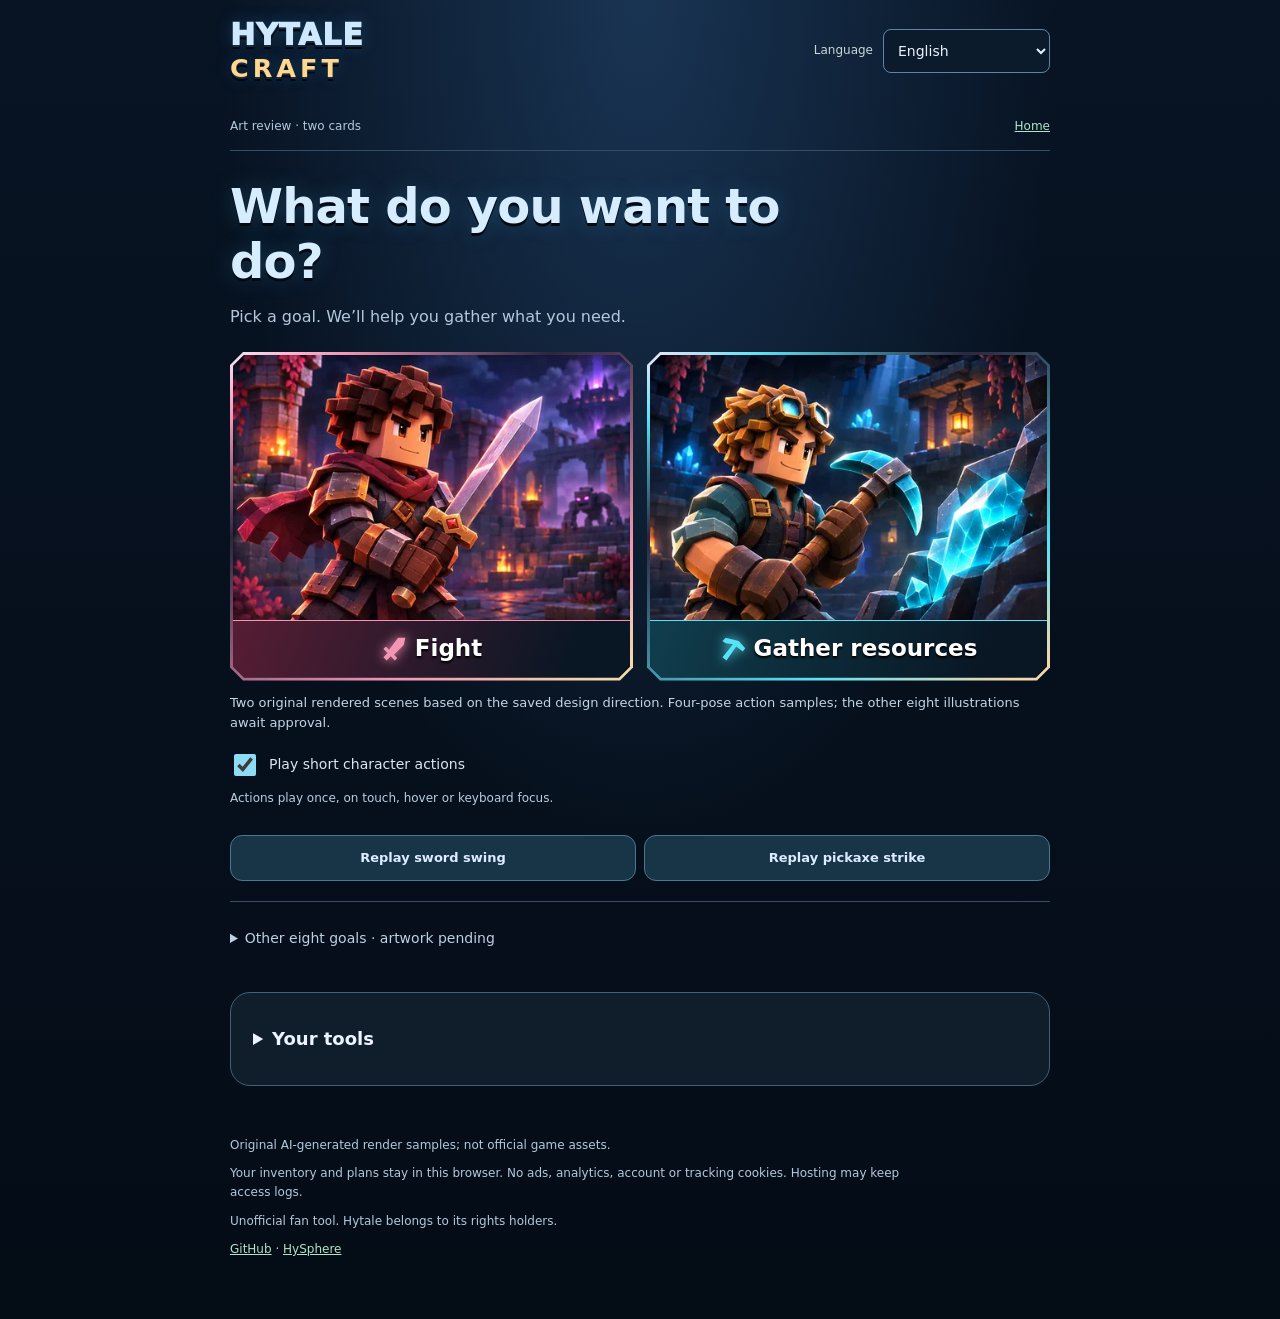
<file: art-preview.html>
<!doctype html>
<html lang="en"><head><meta charset="utf-8"><meta name="viewport" content="width=device-width,initial-scale=1"><meta name="theme-color" content="#101f2b"><meta name="robots" content="noindex,follow"><meta name="description" content="Review the original Hytale Craft goal-first interface concept. Unofficial, non-commercial design preview."><title>Hytale Craft — Design preview</title><link rel="icon" href="data:,"><link rel="stylesheet" href="web/preview/style.css"><link rel="stylesheet" href="web/art-pair/style.css"><script defer src="web/art-pair/config.js"></script><script defer src="web/art-pair/cards.js"></script><script defer src="web/preview/i18n.js"></script><script defer src="web/planner.js"></script><script defer src="web/game-recipes.js"></script><script defer src="web/preview/app.js"></script></head>
<body><a class="skip" href="#goals" data-i18n="skip">Skip to goals</a><header><a class="brand" href="./"><span class="brand-mark" aria-hidden="true">✦</span> HYTALE <b>CRAFT</b></a><label class="language"><span data-i18n="language">Language</span><select id="language" aria-label="Language"><option value="en">English</option><option value="ru">Русский</option><option value="es">Español</option><option value="pt-BR">Português (Brasil)</option></select></label></header>
<main><div class="preview-bar"><span data-i18n="preview">Design preview</span><a href="#goals" data-i18n="home">Current planner</a></div><section class="welcome"><p class="eyebrow" data-i18n="pickGoal">Pick your next adventure</p><h1 data-i18n="hero">What do you want to do?</h1><p data-i18n="intro">Pick a goal. We’ll help you gather what you need.</p></section><section id="goals" class="goals" aria-label="Goals"></section>
<section id="browser" class="panel" hidden tabindex="-1"><div class="section-head"><h2 data-i18n="browse">Choose an item</h2><button id="back" class="quiet" data-i18n="back">Back to goals</button></div><p id="goal-note" class="note" hidden></p><label for="source" data-i18n="source">Data source</label><select id="source"><option value="recipes">HySphere · 2026-08-12</option><option value="ids">OpenHytale · 2026-07-06</option><option value="user" data-i18n="user">My recipes</option></select><p class="muted" data-i18n="changeSource">Changing the source keeps its plans separate.</p><label class="sr-only" for="search" data-i18n="search">Search English name or item ID</label><input id="search" type="search" autocomplete="off"><label class="sr-only" for="category" data-i18n="categories">Categories</label><select id="category"></select><p id="source-state" role="status"></p><p class="muted" data-i18n="gameNames">Game names are shown in the source’s English. Interface translations are separate.</p><button id="retry" class="quiet" data-i18n="retry" hidden>Try again</button><div id="item-card" class="item-card" tabindex="-1" hidden></div><div id="items" class="items"></div><button id="more" class="quiet" data-i18n="more" hidden>Show more</button></section>
<details id="tools" class="panel tools"><summary data-i18n="advanced">Your tools</summary><details id="inventory-panel"><summary data-i18n="inventory">My inventory</summary><p class="muted" data-i18n="lineHelp"></p><label class="sr-only" for="inventory" data-i18n="inventory">My inventory</label><textarea id="inventory" spellcheck="false"></textarea><button id="save-inventory" data-i18n="saveInventory">Save inventory</button></details>
<details id="plan-panel"><summary data-i18n="plan">Crafting plan</summary><p class="muted" data-i18n="planHelp"></p><label for="plan-source" data-i18n="source">Data source</label><select id="plan-source"><option value="recipes">HySphere</option><option value="user" data-i18n="user">My recipes</option></select><label class="sr-only" for="plan" data-i18n="plan">Crafting plan</label><textarea id="plan" spellcheck="false"></textarea><div class="actions"><button id="run-plan" data-i18n="runPlan">Calculate plan</button><button id="clear-plan" class="quiet" data-i18n="clearPlan">Clear plan</button></div><div id="plan-result" aria-live="polite"></div></details>
<details id="editor-panel"><summary data-i18n="editor">My recipe editor</summary><p class="muted" data-i18n="userNotice"></p><form id="editor"><label for="recipe-name" data-i18n="name"></label><input id="recipe-name" required maxlength="100"><label for="recipe-yield" data-i18n="yield"></label><input id="recipe-yield" type="number" min="1" max="999999" value="1" required><label for="recipe-source" data-i18n="sourceNote"></label><input id="recipe-source" maxlength="500"><label for="recipe-inputs" data-i18n="ingredients"></label><textarea id="recipe-inputs" required spellcheck="false"></textarea><p class="muted" data-i18n="lineHelp"></p><button type="submit" data-i18n="saveRecipe"></button></form><div id="saved-recipes"></div><p class="muted" data-i18n="localHelp"></p><div class="actions"><button id="export" class="quiet" data-i18n="export"></button><button id="import" class="quiet" data-i18n="import"></button></div><label class="sr-only" for="file" data-i18n="import"></label><input id="file" type="file" accept=".json,application/json" hidden></details></details><p id="notice" class="notice" role="status" aria-live="polite"></p>
<footer><p data-i18n="art"></p><p data-i18n="privacy"></p><p data-i18n="notOfficial"></p><a href="https://github.com/moi-pary72/hytale-craft">GitHub</a> · <a href="https://hysphere.app/data">HySphere</a></footer></main><noscript>This preview needs JavaScript for recipes and translations. Enable JavaScript to review the cards.</noscript></body></html>
</file>
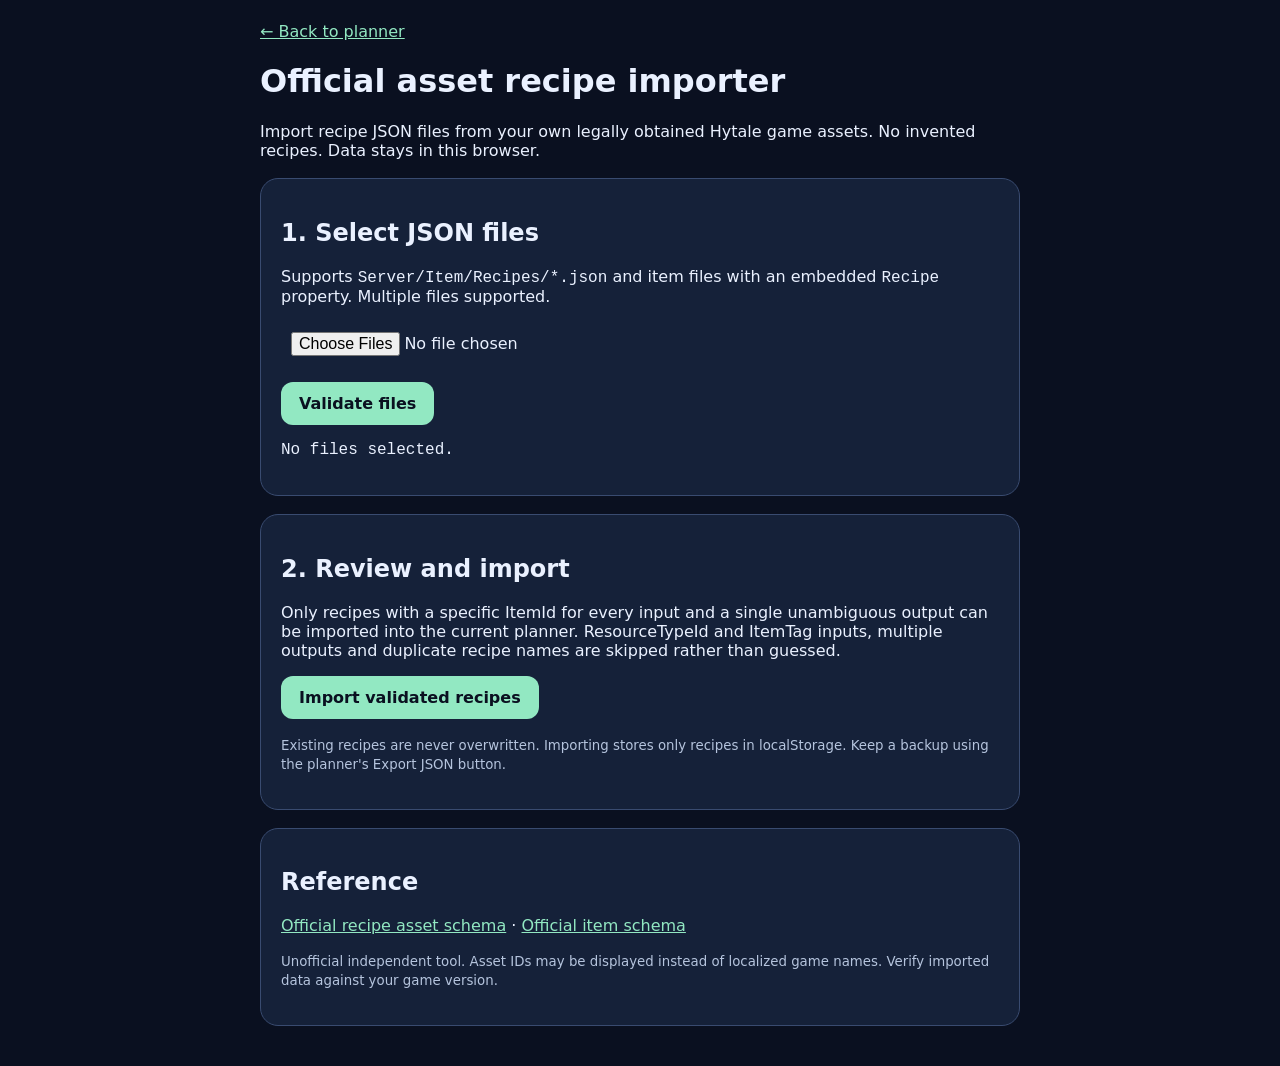
<file: asset-importer.html>
<!doctype html><html lang="en"><head><meta charset="utf-8"><meta name="viewport" content="width=device-width,initial-scale=1"><meta name="robots" content="noindex,follow"><title>Hytale Asset Recipe Importer</title><style>body{font:16px system-ui;background:#0a1020;color:#eaf1ff;margin:0;padding:22px}main{max-width:760px;margin:auto}a{color:#92e8c2}section{background:#152139;border:1px solid #394b70;border-radius:18px;padding:20px;margin:18px 0}input,button{font:inherit;max-width:100%}button{background:#92e8c2;color:#0a1020;border:0;border-radius:12px;padding:12px 18px;font-weight:bold;cursor:pointer}input{padding:10px}pre{white-space:pre-wrap;overflow-wrap:anywhere}small{color:#b5c4dd}</style></head><body><main><a href="./">← Back to planner</a><h1>Official asset recipe importer</h1><p>Import recipe JSON files from your own legally obtained Hytale game assets. No invented recipes. Data stays in this browser.</p><section><h2>1. Select JSON files</h2><p>Supports <code>Server/Item/Recipes/*.json</code> and item files with an embedded <code>Recipe</code> property. Multiple files supported.</p><input id="files" type="file" accept=".json,application/json" multiple><p><button id="preview">Validate files</button></p><pre id="status" role="status">No files selected.</pre></section><section><h2>2. Review and import</h2><p>Only recipes with a specific ItemId for every input and a single unambiguous output can be imported into the current planner. ResourceTypeId and ItemTag inputs, multiple outputs and duplicate recipe names are skipped rather than guessed.</p><button id="save" disabled>Import validated recipes</button><p><small>Existing recipes are never overwritten. Importing stores only recipes in localStorage. Keep a backup using the planner's Export JSON button.</small></p></section><section><h2>Reference</h2><p><a href="https://docs.hytale.com/assets/item/recipes/">Official recipe asset schema</a> · <a href="https://docs.hytale.com/assets/item/items/">Official item schema</a></p><p><small>Unofficial independent tool. Asset IDs may be displayed instead of localized game names. Verify imported data against your game version.</small></p></section></main><script>
'use strict';const KEY='hytale-craft-recipes-v1',LIMIT=500;let pending=[];const $=id=>document.getElementById(id);const validName=s=>typeof s==='string'&&s.trim().length>0&&s.trim().length<=100;const integer=n=>Number.isSafeInteger(n)&&n>0&&n<=999999;
function readDb(){let x=JSON.parse(localStorage.getItem(KEY)||'{}');if(!x||typeof x!=='object'||Array.isArray(x))throw Error('Stored database invalid');return x}
function parseAsset(raw,filename){const x=JSON.parse(raw);if(!x||typeof x!=='object'||Array.isArray(x))throw Error('Not an asset object');const recipe=x.Recipe||x;if(x.Parent||recipe.Parent)throw Error('Unresolved inheritance: use local Python importer');const input=recipe.Input;if(!Array.isArray(input)||!input.length)throw Error('No recipe Input');const outputs=recipe.Output!=null?(Array.isArray(recipe.Output)?recipe.Output:[]):(recipe.PrimaryOutput?[recipe.PrimaryOutput]:null);let name;if(outputs&&Array.isArray(outputs)&&outputs.length===1&&validName(outputs[0].ItemId)&&!outputs[0].Metadata&&!outputs[0].ResourceTypeId&&!outputs[0].ItemTag)name=outputs[0].ItemId;else if(!outputs&&x.Recipe)name=filename.replace(/\.json$/i,'');else throw Error('Ambiguous or multiple outputs');const yieldCount=outputs?outputs[0].Quantity??recipe.OutputQuantity??1:recipe.OutputQuantity??1;if(!integer(yieldCount)||!validName(name))throw Error('Invalid output');const ingredients=Object.create(null);for(const i of input){if(!i||!validName(i.ItemId)||i.ResourceTypeId||i.ItemTag||i.Metadata||!integer(i.Quantity??1))throw Error('Unresolved input resource group');ingredients[i.ItemId]=(ingredients[i.ItemId]||0)+(i.Quantity??1);if(!integer(ingredients[i.ItemId]))throw Error('Ingredient overflow')}if(Object.keys(ingredients).length>50)throw Error('Too many inputs');return [name,{yield:yieldCount,ingredients,source:'Imported local Hytale asset: '+filename.slice(0,120)}]}
$('preview').onclick=async()=>{pending=[];$('save').disabled=true;const files=Array.from($('files').files||[]).slice(0,1000);if(!files.length){$('status').textContent='Choose JSON files first.';return}let skipped=[];let existing;try{existing=readDb()}catch(e){$('status').textContent=e.message;return}const names=new Set(Object.keys(existing));for(const file of files){try{if(file.size>1024*1024)throw Error('File exceeds 1 MB');const entry=parseAsset(await file.text(),file.name);if(names.has(entry[0]))throw Error('Already exists or duplicate');names.add(entry[0]);pending.push(entry)}catch(e){skipped.push(file.name+': '+e.message)}}$('status').textContent='Ready: '+pending.length+' recipes. Skipped: '+skipped.length+'.\n'+skipped.slice(0,30).join('\n')+(skipped.length>30?'\n…and more':'');$('save').disabled=!pending.length};
$('save').onclick=()=>{try{const db=readDb();let added=0;for(const [name,recipe] of pending){if(Object.keys(db).length>=LIMIT)break;if(!Object.prototype.hasOwnProperty.call(db,name)){db[name]=recipe;added++}}localStorage.setItem(KEY,JSON.stringify(db));$('status').textContent='Imported '+added+' recipes. Return to the planner and refresh the page.';$('save').disabled=true}catch(e){$('status').textContent='Import failed: '+e.message}};
</script></body></html>
</file>
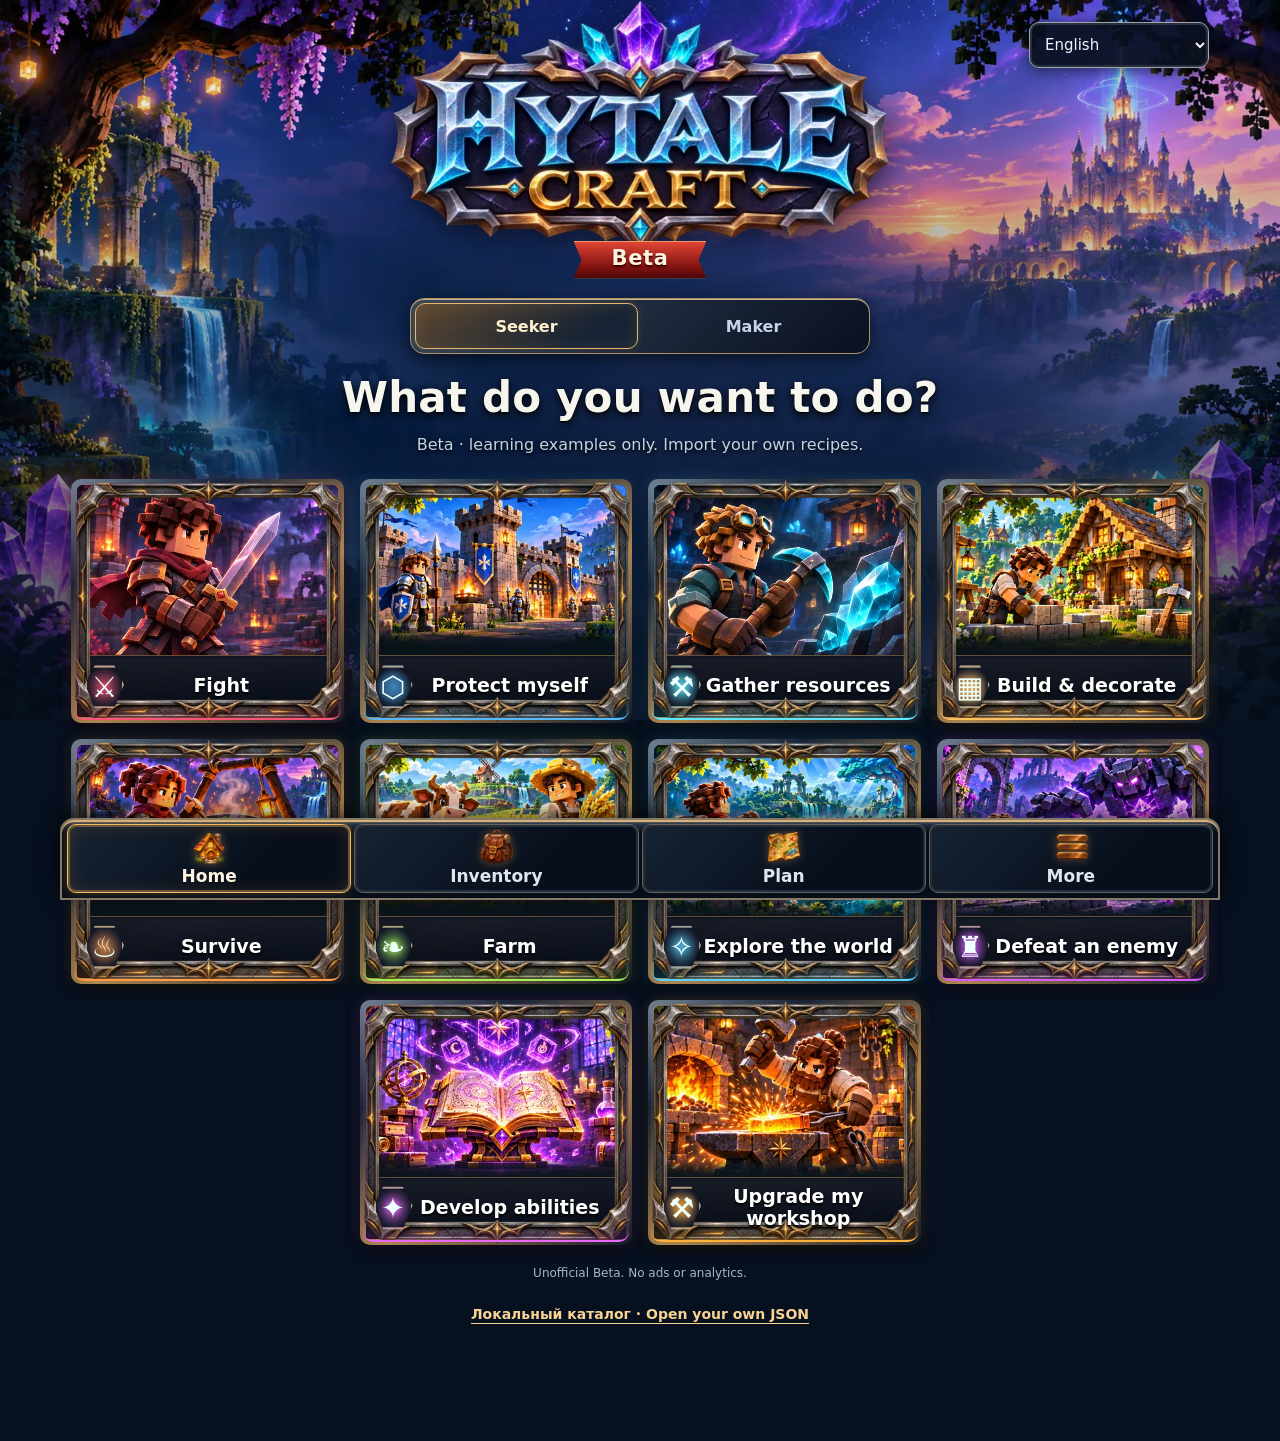
<file: beta.html>
<!doctype html><html lang="en"><head><meta charset="utf-8"><meta name="viewport" content="width=device-width,initial-scale=1,viewport-fit=cover,interactive-widget=resizes-content"><meta name="robots" content="noindex,nofollow"><meta name="theme-color" content="#081424"><meta name="description" content="An unofficial mobile crafting planner. Beta with clearly labelled learning recipes."><title>Hytale Craft — Beta</title><link rel="icon" href="data:,"><link rel="stylesheet" href="web/beta/style.css"><link rel="stylesheet" href="web/beta/deep.css"><script defer src="web/preview/i18n.js"></script><script defer src="web/item-visuals.js"></script><script defer src="web/planner.js"></script><script defer src="web/planner-v2.js"></script><script defer src="web/canonical-adapter.js"></script><script defer src="web/beta/examples.js"></script><script defer src="web/beta/workspace.js"></script><script defer src="web/craftable.js"></script><script defer src="web/beta/deep.js"></script><script defer src="web/reference-catalog.js"></script><script defer src="web/beta/app.js"></script><link rel="stylesheet" href="web/item-visuals.css"></head><body><a class="skip" href="#goals">Skip to goals</a><div id="home"><header><a class="brand" href="#goals"><img src="assets/ui-v2/logo.webp" width="760" height="389" alt="Hytale Craft"><small>Beta</small></a><select id="language" aria-label="Language"><option value="en">English</option><option value="ru">Русский</option><option value="es">Español</option><option value="pt-BR">Português (Brasil)</option></select><div id="mode-switch" class="mode-switch" role="group" aria-label="Play mode"><button id="mode-seeker" type="button" aria-pressed="true">Seeker</button><button id="mode-maker" type="button" aria-pressed="false">Maker</button></div></header><main><h1 id="hero">What do you want to do?</h1><p id="limited" class="muted"></p><div id="goals" class="goals"></div><section id="maker-home" hidden aria-labelledby="hero"><p id="maker-intro" class="maker-intro"></p><div id="maker-tools" class="maker-tools"></div></section><footer id="footer"></footer><p class="local-catalog-entry"><a href="local-catalog.html">Локальный каталог · Open your own JSON</a></p></main><nav id="nav" aria-label="Navigation"></nav></div><dialog id="sheet" aria-labelledby="sheet-title"><div class="sheet-head"><button id="handle" aria-label="Expand panel"><span aria-hidden="true">━━</span></button><div class="sheet-bar"><button id="panel-back" type="button">←</button><h2 id="sheet-title" tabindex="-1"></h2><button id="close" type="button">×</button></div></div><div id="sheet-content"></div><p id="notice" role="status" aria-live="polite"></p><nav id="sheet-nav" aria-label="Navigation"></nav></dialog><p id="boot-error" role="alert">Loading… / Загрузка… / Cargando… / Carregando…</p><noscript>Enable JavaScript / Включите JavaScript / Activa JavaScript / Ative o JavaScript.</noscript></body></html>
</file>
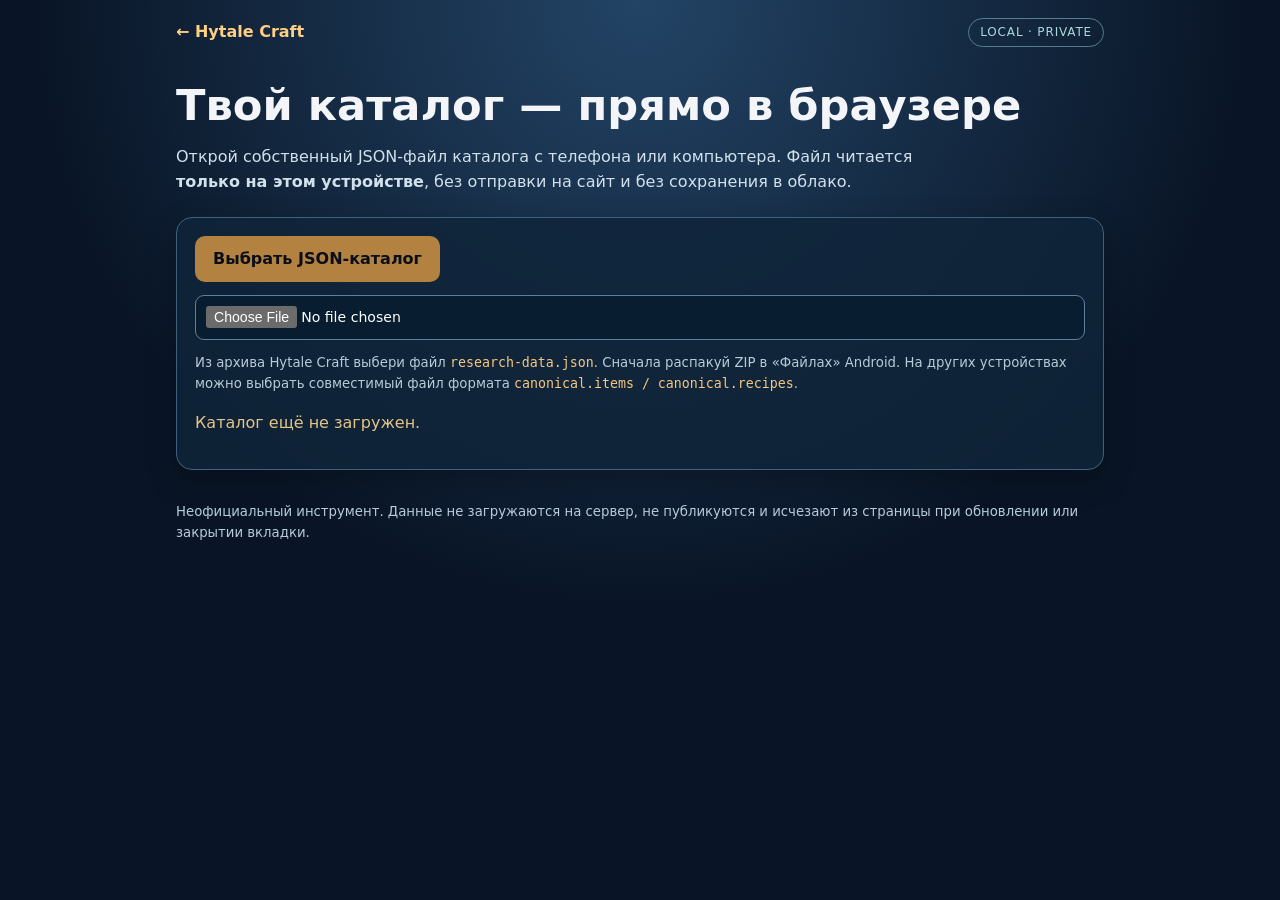
<file: local-catalog.html>
<!doctype html>
<html lang="ru"><head>
<meta charset="utf-8"><meta name="viewport" content="width=device-width,initial-scale=1">
<meta name="robots" content="noindex,nofollow"><meta name="theme-color" content="#091526">
<meta name="description" content="Просмотр собственного JSON-каталога Hytale прямо в браузере без передачи файла на сервер.">
<title>Hytale Craft — Локальный каталог</title>
<link rel="stylesheet" href="web/local-catalog.css">
<script defer src="web/local-catalog.js"></script>
</head><body>
<main>
<header><a href="./" class="back">← Hytale Craft</a><span class="label">LOCAL · PRIVATE</span></header>
<h1>Твой каталог — прямо в браузере</h1>
<p class="lead">Открой собственный JSON-файл каталога с телефона или компьютера. Файл читается <strong>только на этом устройстве</strong>, без отправки на сайт и без сохранения в облако.</p>
<section class="panel" aria-label="Загрузка каталога">
<label for="catalog-file" class="upload">Выбрать JSON-каталог</label>
<input id="catalog-file" type="file" accept=".json,application/json">
<p class="hint">Из архива Hytale Craft выбери файл <code>research-data.json</code>. Сначала распакуй ZIP в «Файлах» Android. На других устройствах можно выбрать совместимый файл формата <code>canonical.items / canonical.recipes</code>.</p>
<p id="status" role="status" aria-live="polite">Каталог ещё не загружен.</p>
</section>
<section id="browser" class="panel" hidden>
<div class="stats" id="stats"></div>
<div class="filters"><label>Поиск по названию или ID<input id="query" type="search" autocomplete="off" placeholder="Например: Iron Sword"></label>
<label>Категория<select id="category"><option value="">Все категории</option></select></label></div>
<p class="hint">Данные из стороннего источника могут относиться к старой версии игры. Наличие предмета и рецепта в текущем Hytale не подтверждено.</p>
<div id="results" class="results"></div>
<div class="pager"><button id="prev" type="button">← Назад</button><span id="page" aria-live="polite"></span><button id="next" type="button">Дальше →</button></div>
<section id="detail" class="detail" hidden aria-label="Карточка предмета"></section>
</section>
<footer>Неофициальный инструмент. Данные не загружаются на сервер, не публикуются и исчезают из страницы при обновлении или закрытии вкладки.</footer>
</main>
</body></html>
</file>
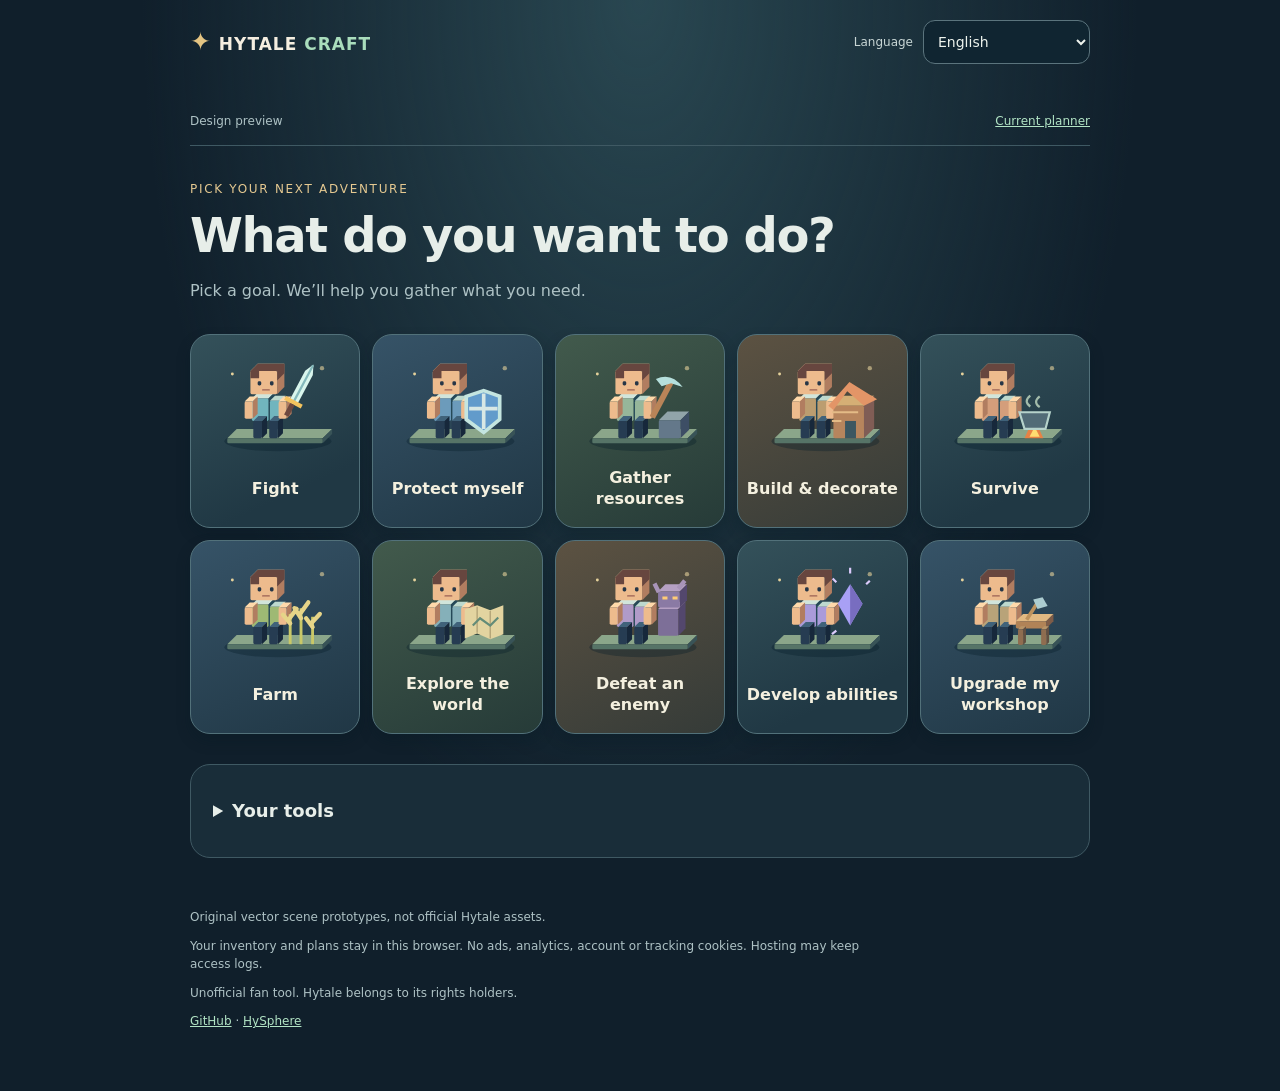
<file: preview.html>
<!doctype html>
<html lang="en"><head><meta charset="utf-8"><meta name="viewport" content="width=device-width,initial-scale=1"><meta name="theme-color" content="#101f2b"><meta name="robots" content="noindex,follow"><meta name="description" content="Review the original Hytale Craft goal-first interface concept. Unofficial, non-commercial design preview."><title>Hytale Craft — Design preview</title><link rel="icon" href="data:,"><link rel="canonical" href="https://moi-pary72.github.io/hytale-craft/"><link rel="stylesheet" href="web/preview/style.css"><script defer src="web/preview/i18n.js"></script><script defer src="web/planner.js"></script><script defer src="web/game-recipes.js"></script><script defer src="web/preview/app.js"></script></head>
<body><a class="skip" href="#goals" data-i18n="skip">Skip to goals</a><header><a class="brand" href="./"><span class="brand-mark" aria-hidden="true">✦</span> HYTALE <b>CRAFT</b></a><label class="language"><span data-i18n="language">Language</span><select id="language" aria-label="Language"><option value="en">English</option><option value="ru">Русский</option><option value="es">Español</option><option value="pt-BR">Português (Brasil)</option></select></label></header>
<main><div class="preview-bar"><span data-i18n="preview">Design preview</span><a href="./" data-i18n="legacy">Current planner</a></div><section class="welcome"><p class="eyebrow" data-i18n="pickGoal">Pick your next adventure</p><h1 data-i18n="hero">What do you want to do?</h1><p data-i18n="intro">Pick a goal. We’ll help you gather what you need.</p></section><section id="goals" class="goals" aria-label="Goals"></section>
<section id="browser" class="panel" hidden tabindex="-1"><div class="section-head"><h2 data-i18n="browse">Choose an item</h2><button id="back" class="quiet" data-i18n="back">Back to goals</button></div><p id="goal-note" class="note" hidden></p><label for="source" data-i18n="source">Data source</label><select id="source"><option value="recipes">HySphere · 2026-08-12</option><option value="ids">OpenHytale · 2026-07-06</option><option value="user" data-i18n="user">My recipes</option></select><p class="muted" data-i18n="changeSource">Changing the source keeps its plans separate.</p><label class="sr-only" for="search" data-i18n="search">Search English name or item ID</label><input id="search" type="search" autocomplete="off"><label class="sr-only" for="category" data-i18n="categories">Categories</label><select id="category"></select><p id="source-state" role="status"></p><p class="muted" data-i18n="gameNames">Game names are shown in the source’s English. Interface translations are separate.</p><button id="retry" class="quiet" data-i18n="retry" hidden>Try again</button><div id="item-card" class="item-card" tabindex="-1" hidden></div><div id="items" class="items"></div><button id="more" class="quiet" data-i18n="more" hidden>Show more</button></section>
<details id="tools" class="panel tools"><summary data-i18n="advanced">Your tools</summary><details id="inventory-panel"><summary data-i18n="inventory">My inventory</summary><p class="muted" data-i18n="lineHelp"></p><label class="sr-only" for="inventory" data-i18n="inventory">My inventory</label><textarea id="inventory" spellcheck="false"></textarea><button id="save-inventory" data-i18n="saveInventory">Save inventory</button></details>
<details id="plan-panel"><summary data-i18n="plan">Crafting plan</summary><p class="muted" data-i18n="planHelp"></p><label for="plan-source" data-i18n="source">Data source</label><select id="plan-source"><option value="recipes">HySphere</option><option value="user" data-i18n="user">My recipes</option></select><label class="sr-only" for="plan" data-i18n="plan">Crafting plan</label><textarea id="plan" spellcheck="false"></textarea><div class="actions"><button id="run-plan" data-i18n="runPlan">Calculate plan</button><button id="clear-plan" class="quiet" data-i18n="clearPlan">Clear plan</button></div><div id="plan-result" aria-live="polite"></div></details>
<details id="editor-panel"><summary data-i18n="editor">My recipe editor</summary><p class="muted" data-i18n="userNotice"></p><form id="editor"><label for="recipe-name" data-i18n="name"></label><input id="recipe-name" required maxlength="100"><label for="recipe-yield" data-i18n="yield"></label><input id="recipe-yield" type="number" min="1" max="999999" value="1" required><label for="recipe-source" data-i18n="sourceNote"></label><input id="recipe-source" maxlength="500"><label for="recipe-inputs" data-i18n="ingredients"></label><textarea id="recipe-inputs" required spellcheck="false"></textarea><p class="muted" data-i18n="lineHelp"></p><button type="submit" data-i18n="saveRecipe"></button></form><div id="saved-recipes"></div><p class="muted" data-i18n="localHelp"></p><div class="actions"><button id="export" class="quiet" data-i18n="export"></button><button id="import" class="quiet" data-i18n="import"></button></div><label class="sr-only" for="file" data-i18n="import"></label><input id="file" type="file" accept=".json,application/json" hidden></details></details><p id="notice" class="notice" role="status" aria-live="polite"></p>
<footer><p data-i18n="art"></p><p data-i18n="privacy"></p><p data-i18n="notOfficial"></p><a href="https://github.com/moi-pary72/hytale-craft">GitHub</a> · <a href="https://hysphere.app/data">HySphere</a></footer></main><noscript>This preview needs JavaScript for recipes and translations. The current planner is available at the site root.</noscript></body></html>
</file>
<file: web/preview/style.css>
:root{color-scheme:dark;font:16px/1.55 system-ui,-apple-system,sans-serif;color:#e7eee9;background:#101f2b;--muted:#aec2c5;--mint:#a9ddbc;--line:#3f5963;--panel:#192d39}*{box-sizing:border-box}body{margin:0;background:radial-gradient(ellipse at 50% 0,#294751 0,transparent 55%),#101f2b;min-height:100vh}header,main{max-width:940px;margin:auto;padding:20px}header{display:flex;justify-content:space-between;gap:14px;align-items:center;flex-wrap:wrap}.brand{font-size:17px;font-weight:850;letter-spacing:1px;text-decoration:none;color:#f5eee0}.brand b{color:var(--mint)}.brand-mark{color:#e4c482;font-size:25px}a{color:#b2e4c5}h1{font-size:clamp(30px,6vw,48px);font-weight:820;letter-spacing:-1.4px;line-height:1.15;margin:10px 0 16px;max-width:650px}h2{font-size:24px;line-height:1.3}h3{font-size:18px}p{margin:10px 0}.welcome{padding:24px 0 20px}.welcome>p:last-child{color:var(--muted);max-width:540px}.eyebrow{font-size:12px;letter-spacing:1.7px;text-transform:uppercase;color:#e5c991}.preview-bar{font-size:12px;display:flex;justify-content:space-between;gap:14px;color:var(--muted);border-bottom:1px solid var(--line);padding:8px 0 14px}.goals{display:grid;grid-template-columns:repeat(5,minmax(0,1fr));gap:12px}.goal{padding:0 8px 14px;border:1px solid #52717a;border-radius:20px;background:linear-gradient(155deg,#34515a,#203844 76%);color:#f4f0df;box-shadow:0 7px 14px #07182350;position:relative;overflow:hidden;min-height:182px;font:inherit;font-weight:750;cursor:pointer;transition:transform .16s ease,border-color .16s ease,background .16s ease;display:flex;align-items:center;flex-direction:column;justify-content:flex-end;gap:0}.goal img{display:block;width:100%;height:130px;object-fit:contain;pointer-events:none;transition:transform .16s ease}.goal:hover{border-color:#cce4bd;transform:translateY(-3px)}.goal:hover img{transform:translateY(-2px)}.goal:active{transform:translateY(1px) scale(.98)}.goal[aria-pressed=true]{outline:2px solid #bcddb1;outline-offset:2px}.goal span{min-height:48px;display:flex;align-items:center;justify-content:center;line-height:1.3;text-align:center}.goal:nth-child(4n+2){background:linear-gradient(155deg,#365367,#203745)}.goal:nth-child(4n+3){background:linear-gradient(155deg,#425a4c,#263b38)}.goal:nth-child(4n){background:linear-gradient(155deg,#5c5242,#353b38)}.panel{margin-top:24px;padding:22px;background:var(--panel);border:1px solid var(--line);border-radius:20px;overflow-wrap:anywhere}.section-head{display:flex;align-items:center;justify-content:space-between;gap:12px;flex-wrap:wrap}.section-head h2{margin:0}button,input,select,textarea{font:inherit;min-width:0}input,select,textarea{width:100%;padding:12px;border:1px solid #5b747d;border-radius:12px;background:#102531;color:#edf3ed;min-height:48px}textarea{min-height:105px;resize:vertical}label{display:block;color:#c8d6d5;font-size:14px;margin:14px 0 6px}.language{display:flex;align-items:center;gap:10px;margin:0;font-size:12px}.language select{width:auto;max-width:185px;min-height:44px;font-size:14px;padding:7px 10px}button{cursor:pointer;min-height:48px;padding:12px 18px;border:1px solid transparent;border-radius:12px;background:#a9ddbc;color:#142e29;font-weight:750;margin-top:12px;white-space:normal}button.quiet{background:#28434e;color:#e1ece7;border-color:#536f79}button:disabled{opacity:.6;cursor:wait}button:focus-visible,a:focus-visible,input:focus-visible,textarea:focus-visible,select:focus-visible,summary:focus-visible{outline:3px solid #f3d58e;outline-offset:4px}.goal{margin-top:0}.items{display:grid;gap:8px;margin-top:16px}.items>button{background:#243e49;border-color:#506c75;color:#eff3e9;text-align:left;margin:0;display:flex;flex-direction:column;gap:3px}.items small{font-weight:400;color:var(--muted);font-size:12px}.muted{color:var(--muted);font-size:13px}.item-card{border:1px solid #729483;background:#1f3940;border-radius:16px;padding:18px;margin:16px 0;scroll-margin-top:16px}.item-card h3{font-size:24px;margin:4px 0}.row{display:flex;justify-content:space-between;gap:12px;border-bottom:1px solid #4d686780;padding:10px 0}.row span{overflow-wrap:anywhere}.row strong{white-space:nowrap}.note,.notice:not(:empty){border-left:3px solid #dcc18b;background:#354139;padding:12px 15px;border-radius:4px 12px 12px 4px;font-size:14px}.actions{display:flex;gap:10px;flex-wrap:wrap}.actions>*{flex:1 1 140px}.tools{margin-top:30px}.tools>summary{font-size:18px;font-weight:750}.tools details{padding:15px 0;border-bottom:1px solid #42606b}.tools summary,summary{cursor:pointer;padding:10px 0;min-height:44px}footer{font-size:12px;color:var(--muted);padding:30px 0 40px;max-width:700px}.skip{position:absolute;left:10px;top:-100px;padding:12px;background:#142c35;z-index:10}.skip:focus{top:8px}.sr-only{position:absolute;width:1px;height:1px;padding:0;margin:-1px;overflow:hidden;clip:rect(0,0,0,0);white-space:nowrap;border:0}[hidden]{display:none!important}.check{display:flex;align-items:center;gap:10px}.check input{width:22px;min-height:22px}.local-row{padding:12px 0;border-bottom:1px solid var(--line)}.local-row strong{display:block}.local-row button{margin-right:8px}.count{color:var(--muted);font-size:12px}
@media(max-width:760px){header,main{padding:16px}.goals{grid-template-columns:repeat(2,minmax(0,1fr));gap:12px}.goal{min-height:173px}.goal img{height:122px}.goal span{font-size:14px}.welcome{padding-top:24px}.panel{padding:16px}.language span{position:absolute;width:1px;height:1px;overflow:hidden;clip:rect(0,0,0,0)}.language select{max-width:145px}h1{font-size:35px}.section-head .quiet{font-size:13px}.section-head{align-items:flex-start}}@media(max-width:350px){header{gap:8px}.brand{font-size:14px;letter-spacing:.4px}.language select{max-width:124px;font-size:12px}.goal{padding:0 6px 10px;min-height:164px}.goal img{height:112px}.goal span{font-size:13px}h1{font-size:30px}}@media(prefers-reduced-motion:reduce){*,*::before,*::after{animation:none!important;transition:none!important;scroll-behavior:auto!important}}
</file>
<file: web/art-pair/style.css>
/* Two-card art review. Shared calculator styles remain in web/preview/style.css. */
:root{--panel:#101d2b;--line:#3f617b;--muted:#b4c8dc;background:#050d18;color:#edf4ff}
body{background:radial-gradient(ellipse at 50% 0,#193453 0,transparent 46%),linear-gradient(#081424,#040c16);background-attachment:scroll}
header,main{max-width:860px}.brand{letter-spacing:1.8px;text-shadow:0 2px 0 #02060c,0 0 18px #739dc2}.brand b{color:#f7c16c}.brand-mark{color:#a8dfff}
h1{color:#d6ecff;text-shadow:0 3px 0 #030912,0 0 22px #3488ae55;font-weight:900;letter-spacing:-.8px}.welcome{padding:18px 0 12px}.welcome p{max-width:650px}.eyebrow{color:#e8bc78}.preview-bar{border-color:#324e69}
.art-review-note{font-size:13px;color:#c3d5e5;margin:12px 0 18px}.art-controls{display:flex;align-items:center;gap:10px;margin:8px 0;color:#dae5f0;font-size:14px}.art-controls input{width:22px;min-height:22px;accent-color:#8edbf4}.art-status{min-height:24px;font-size:12px;color:#b9cee0}.goals.art-pair{grid-template-columns:repeat(2,minmax(0,1fr));gap:14px}
.art-pair .goal{--accent:#f495b3;--deep:#571d34;isolation:isolate;border:0;border-radius:0;padding:3px;margin:0;min-height:0;display:block;background:linear-gradient(150deg,#f7e5f8 0,var(--accent) 12%,#2b263d 33%,var(--accent) 75%,#f2d8aa 96%);clip-path:polygon(13px 0,calc(100% - 13px) 0,100% 13px,100% calc(100% - 13px),calc(100% - 13px) 100%,13px 100%,0 calc(100% - 13px),0 13px);box-shadow:none;transition:filter .12s ease;text-align:left;overflow:visible}
.art-pair .goal[data-goal=gather]{--accent:#58e2f5;--deep:#103e4d}.art-pair .goal:hover,.art-pair .goal:active{transform:none;filter:brightness(1.08)}.art-pair .goal:focus-visible{outline:0;filter:brightness(1.25)}.art-pair .goal:focus-visible::after{content:'';position:absolute;inset:0;border:4px solid #fff6ac;z-index:5;pointer-events:none}.art-pair .goal[aria-pressed=true]::after{content:'';position:absolute;inset:0;border:3px solid #fff3b5;pointer-events:none}
.art-inner{position:relative;display:block!important;min-height:0!important;overflow:hidden;clip-path:polygon(11px 0,calc(100% - 11px) 0,100% 11px,100% calc(100% - 11px),calc(100% - 11px) 100%,11px 100%,0 calc(100% - 11px),0 11px);background:#0c1623}
.art-scene{display:block!important;position:relative;aspect-ratio:3/2;min-height:0!important;background:#102237;overflow:hidden}.art-pair .art-scene img{display:block;width:100%;height:100%;object-fit:cover;transform:none;transition:none}.art-sprite{position:absolute;inset:0;display:block!important;min-height:0!important;background-size:200% 200%;background-repeat:no-repeat;opacity:0;pointer-events:none}.art-sprite[data-frame="0"]{background-position:0 0}.art-sprite[data-frame="1"]{background-position:100% 0}.art-sprite[data-frame="2"]{background-position:0 100%}.art-sprite[data-frame="3"]{background-position:100% 100%}.goal[data-playing=true] .art-sprite{opacity:1}
.art-caption{display:flex!important;gap:8px;align-items:center;justify-content:center;padding:11px 8px;min-height:58px!important;background:linear-gradient(110deg,var(--deep),#091624 85%);border-top:1px solid var(--accent);font-size:clamp(14px,2.7vw,23px);font-weight:850;line-height:1.12!important;color:#fff;text-shadow:0 2px 2px #000;text-align:center}.art-caption .art-icon{width:26px;height:26px;min-height:0;flex:none;filter:drop-shadow(0 0 6px var(--accent));color:var(--accent)}
.art-pending{margin:20px 0;border-top:1px solid #344d64;padding-top:16px}.art-pending summary{cursor:pointer;color:#bfd0e3;font-size:14px}.art-pending .goals{margin-top:14px;grid-template-columns:repeat(2,minmax(0,1fr));gap:10px}.art-pending .goal{border-radius:9px;padding:12px;min-height:70px;border:1px solid #3d5267;background:#132235;transform:none}.art-pending .goal span{font-size:13px;min-height:0}.art-pending .goal img{display:none}.art-note{display:block;font-size:11px;color:#adc0d2;margin-top:5px}.art-actions{display:flex;gap:8px;flex-wrap:wrap}.art-actions button{font-size:13px;flex:1;padding:10px;min-height:46px;background:#183447;color:#dcedff;border-color:#4b778a}.art-error{position:absolute;inset:0;display:flex!important;background:#132438;align-items:center;justify-content:center;padding:10px;color:#caddf0;font-size:12px}
@media(max-width:430px){header,main{padding:12px}.goals.art-pair{gap:10px}.art-caption{min-height:53px!important;font-size:14px;padding:9px 5px;gap:5px}.art-caption .art-icon{width:22px;height:22px}.art-pair .goal{padding:2px}h1{font-size:29px}.art-review-note{font-size:12px}.art-controls{font-size:13px}}
@media(max-width:350px){.art-caption{font-size:13px}.art-caption .art-icon{width:19px;height:19px}.brand{font-size:13px}}
@media(prefers-reduced-motion:reduce){.art-sprite{display:none!important}.art-pair .goal{transition:none!important}}

.art-caption>span{display:block;min-height:0;line-height:1.12}.art-caption .art-icon{display:block}
/* Text-only, original wordmark treatment; no copied Hytale logo asset. */
.brand{font-size:clamp(20px,4vw,30px);font-weight:950;line-height:1.03;color:#cde8ff;text-shadow:0 2px #152e43,0 4px #02060c,0 0 16px #297bb566;letter-spacing:1px}.brand b{display:block;font-size:.85em;color:#ffd78e;letter-spacing:4px;margin-top:4px}.brand-mark{display:none}.language select{background:#0b1b2c;border:1px solid #6085a4;border-radius:8px;color:#e8f2ff}header{padding-bottom:8px}.welcome .eyebrow{display:none}
</file>
<file: web/beta/style.css>
:root{color-scheme:dark;font:16px/1.45 system-ui,sans-serif;color:#edf4ff;background:#071321}*{box-sizing:border-box}body{margin:0;background:radial-gradient(ellipse at 50% 0,#1b3859,transparent 60%),#071321}header,main{max-width:820px;margin:auto;padding:14px}header{display:flex;justify-content:space-between;align-items:center;gap:12px}.brand{color:#d2eaff;text-decoration:none;font-weight:950;font-size:23px;line-height:1.05;letter-spacing:1px;text-shadow:0 3px #020813}.brand b{display:block;color:#ffd18a;letter-spacing:4px}.brand small{display:block;font-size:11px;letter-spacing:1px;color:#b8d1e5;margin-top:5px}h1{font-size:clamp(27px,6vw,40px);line-height:1.1;color:#d4eaff;margin:15px 0}h2{font-size:20px;margin:0;overflow-wrap:anywhere}h3{font-size:20px;margin:16px 0 8px}p{margin:8px 0}.muted{color:#b8cbdc;font-size:13px}.goals{display:grid;grid-template-columns:repeat(2,minmax(0,1fr));gap:12px;margin:20px 0}.goal{--accent:#62bfd6;padding:2px;border:0;border-radius:0;background:linear-gradient(140deg,#d7e5f7,var(--accent) 15%,#28415b 48%,var(--accent) 90%);clip-path:polygon(10px 0,calc(100% - 10px) 0,100% 10px,100% calc(100% - 10px),calc(100% - 10px) 100%,10px 100%,0 calc(100% - 10px),0 10px);min-width:0;min-height:125px;position:relative;color:white}.goal[data-goal=fight]{--accent:#ec87b7}.goal[data-goal=farm],.goal[data-goal=survive]{--accent:#92c67c}.goal[data-goal=build],.goal[data-goal=workshop]{--accent:#e2b16c}.scene{display:block;position:relative;aspect-ratio:3/2;background:radial-gradient(ellipse at 50% 25%,#345575,#14253c 65%);overflow:hidden}.scene img{display:block;width:100%;height:100%;object-fit:cover}.symbol{display:flex;height:100%;align-items:center;justify-content:center;font-size:45px;color:var(--accent);text-shadow:0 0 20px #5d93b5}.caption{display:flex;align-items:center;justify-content:center;padding:8px 5px;min-height:47px;background:#101f33;font-size:14px;font-weight:800;line-height:1.15;overflow-wrap:anywhere}.pose{position:absolute;inset:0;background-size:200% 200%;background-repeat:no-repeat;opacity:0;transition:opacity 90ms linear;pointer-events:none}.pose[data-frame="0"]{background-position:0 0}.pose[data-frame="1"]{background-position:100% 0}.pose[data-frame="2"]{background-position:0 100%}.pose[data-frame="3"]{background-position:100% 100%}.pose.visible{opacity:1}button,input,select,textarea{font:inherit;min-width:0}button{cursor:pointer;border:1px solid #4b7088;border-radius:9px;background:#1a3b50;color:#e9f5ff;padding:11px;min-height:46px}input,select,textarea{background:#0d2033;border:1px solid #54748c;border-radius:8px;color:#f0f5fc;padding:11px;min-height:46px;width:100%}header select{width:145px;font-size:13px}textarea{min-height:100px;resize:vertical}label{display:block;margin:13px 0 5px}button:focus-visible,a:focus-visible,input:focus-visible,select:focus-visible,textarea:focus-visible{outline:3px solid #ffeaa3;outline-offset:2px}.goal:focus-visible{outline:0;filter:brightness(1.35)}.goal:focus-visible::after{content:'';position:absolute;inset:0;border:4px solid #fff3af;pointer-events:none}main{padding-bottom:95px}footer{font-size:12px;color:#a8bed0;margin:20px 0}nav{position:fixed;bottom:0;left:0;right:0;display:grid;grid-template-columns:repeat(4,minmax(0,1fr));gap:4px;padding:8px 8px calc(8px + env(safe-area-inset-bottom));background:#0b1a2aee;border-top:1px solid #43647d;z-index:2}nav button{padding:8px 3px;font-size:13px;background:#132b40}dialog{margin:0 auto;position:fixed;inset:auto 0 0;width:min(100%,820px);height:68dvh;max-height:94dvh;max-width:100%;padding:0;border:1px solid #6d91ac;border-radius:22px 22px 0 0;background:#102236;color:#eaf2fc;overflow:hidden;box-shadow:0 -12px 50px #0007}dialog.expanded{height:94dvh}dialog[open]{display:flex;flex-direction:column;animation:sheet-in .18s ease-out}dialog::backdrop{background:#0009}.sheet-head{flex:none;background:#142b42;border-bottom:1px solid #3f617c;touch-action:none}#handle{display:block;margin:auto;min-height:28px;padding:0 25px;font-size:17px;border:0;background:transparent;color:#b1cde1;touch-action:none}.sheet-bar{display:flex;align-items:center;gap:8px;padding:0 12px 10px}.sheet-bar h2{flex:1}#close,#panel-back{width:46px;flex:none;padding:8px;font-size:24px}#sheet-content{padding:14px;overflow-y:auto;overscroll-behavior:contain;flex:1;min-height:0;overflow-wrap:anywhere}#notice{font-size:13px;color:#f5d994;margin:0;padding:8px 14px;flex:none}#notice:empty{display:none}.list{display:grid;gap:9px;margin-top:12px}.list button{text-align:left;background:#18364c}.list small{display:block;font-size:12px;color:#b5cede}.row{display:flex;justify-content:space-between;gap:14px;padding:7px 0;border-bottom:1px solid #365168;overflow-wrap:anywhere}.actions{display:flex;flex-wrap:wrap;gap:8px;margin:12px 0}.actions button{flex:1}.result{border:1px solid #477a8a;border-radius:10px;padding:12px;margin-top:15px}.warning{color:#f4d08d;font-size:13px}.skip{position:absolute;top:-100px;left:10px;background:#162d43;padding:10px;z-index:9}.skip:focus{top:8px}.locked{overflow:hidden;position:fixed;width:100%}[hidden]{display:none!important}@keyframes sheet-in{from{transform:translateY(18px);opacity:.7}to{transform:none;opacity:1}}@media(min-width:760px){.goals{grid-template-columns:repeat(5,minmax(0,1fr))}}@media(max-width:350px){header,main{padding:12px}.goals{gap:10px}.caption{font-size:13px}.brand{font-size:20px}header select{width:125px}nav button{font-size:12px}.sheet-bar{padding-left:8px;padding-right:8px}.sheet-bar h2{font-size:18px}}@media(prefers-reduced-motion:reduce){*,*::before,*::after{animation:none!important;transition:none!important;scroll-behavior:auto!important}}

dialog{padding-bottom:env(safe-area-inset-bottom)}
/* 2.0 artwork layer. Original generated resources; captions remain live HTML. */
:root{--gold:#e3bb75;--nav-height:80px;background:#07101e}
body{background:#07101e;isolation:isolate}
body::before{content:'';position:absolute;inset:0;min-height:100vh;z-index:-1;pointer-events:none;background:linear-gradient(180deg,transparent 0,#07101e33 260px,#07101edd 680px,#07101eaa),url('../../assets/ui-v2/world-mobile.webp') center top/auto 850px no-repeat,#07101e}
header,main{max-width:1170px;padding-left:16px;padding-right:16px}
header{position:relative;display:block;text-align:center;padding-top:55px;padding-bottom:0}
.brand{position:relative;display:block;width:min(90%,430px);margin:0 auto;text-align:center;line-height:1}
.brand img{display:block;width:100%;height:auto;filter:drop-shadow(0 5px 12px #0008)}
.brand small{position:relative;display:table;margin:-10px auto 0;padding:6px 28px 8px;background:linear-gradient(#e54635,#811310 70%,#4f0708);box-shadow:0 2px 0 #b77742,inset 0 1px #ffb77d;clip-path:polygon(0 0,100% 0,94% 50%,100% 100%,0 100%,6% 50%);color:#fff3dd;font-size:17px;font-weight:850;letter-spacing:.6px;text-shadow:0 2px 2px #370000}
header select{position:absolute;right:16px;top:10px;width:148px;background:#09101feb;border:1px solid #a2a5a8;box-shadow:inset 0 0 0 2px #26313f,0 3px 15px #0008;border-radius:10px;font-size:13px}
h1{text-align:center;color:#f6f5ee;font-size:clamp(26px,5vw,42px);line-height:1.15;letter-spacing:.2px;margin:20px 0 10px;text-shadow:0 3px 8px #000,0 1px 1px #000}
#limited{text-align:center;max-width:680px;margin:0 auto;color:#c5d3e1;font-size:13px;line-height:1.5;text-shadow:0 2px 4px #000}
.goals{gap:12px;margin:22px 0 20px}
.goal{--accent:#5ed4ff;clip-path:none;isolation:isolate;padding:6px;border:0;background:linear-gradient(145deg,#718193,#182335 25%,#ad854f 60%,#131a28);border-radius:10px;box-shadow:0 5px 12px #0009,0 0 14px color-mix(in srgb,var(--accent) 18%,transparent);overflow:hidden;transition:filter .15s ease}
.goal::before{content:'';position:absolute;inset:0;z-index:3;background:url('../../assets/ui-v2/frame.webp') center/100% 100% no-repeat;pointer-events:none}
.goal::after{content:'';position:absolute;inset:3px;border-bottom:2px solid var(--accent);border-radius:10px;box-shadow:inset 0 -5px 13px color-mix(in srgb,var(--accent) 24%,transparent);pointer-events:none;z-index:4}
.goal[data-goal=fight]{--accent:#ff5479}.goal[data-goal=defend]{--accent:#54b8ff}.goal[data-goal=gather]{--accent:#5ee8ff}.goal[data-goal=build]{--accent:#ffc05e}.goal[data-goal=survive]{--accent:#ff9b42}.goal[data-goal=farm]{--accent:#a5ee54}.goal[data-goal=explore]{--accent:#58d4ff}.goal[data-goal=boss]{--accent:#d75cff}.goal[data-goal=skills]{--accent:#eb68ff}.goal[data-goal=workshop]{--accent:#ffb13c}
.scene{aspect-ratio:3/2;background:#0b1724;border-radius:6px 6px 0 0}
.scene img{object-fit:cover;object-position:50% 46%}
.caption{position:relative;min-height:55px;padding:6px 8px 7px 34px;margin-top:-3px;gap:4px;background:linear-gradient(180deg,#111725f2,#050b15);border-top:1px solid #ae87528c;font-size:clamp(13px,3.5vw,17px);text-align:center;text-shadow:0 2px 2px #000;box-shadow:inset 0 -2px 4px #000}
.goal-label{display:block;position:relative;z-index:4;overflow-wrap:normal;hyphens:auto}
.emblem{position:absolute;left:5px;top:50%;transform:translateY(-50%);width:30px;height:34px;display:grid;place-items:center;color:#efffff;font-size:22px;background:radial-gradient(ellipse,color-mix(in srgb,var(--accent) 70%,#131926),#111625 75%);border:2px solid #b1a18c;clip-path:polygon(25% 0,75% 0,100% 45%,75% 100%,25% 100%,0 45%);filter:drop-shadow(0 0 4px var(--accent));text-shadow:0 0 7px var(--accent);z-index:4}
.scene.unavailable{background:#111d2c}.goal:focus-visible{filter:brightness(1.18);outline:3px solid #ffe6a0;outline-offset:3px}.goal:focus-visible::after{border:3px solid #ffe6a0;inset:1px}
@media(hover:hover){.goal:hover{filter:brightness(1.12)}nav button:hover{filter:brightness(1.15)}}
main{padding-bottom:calc(var(--nav-height) + 24px + env(safe-area-inset-bottom))}
footer{text-align:center;font-size:11px;max-width:760px;margin:20px auto;color:#a5b7cd}
nav{max-width:1160px;margin:auto;gap:3px;min-height:var(--nav-height);padding:4px 5px calc(5px + env(safe-area-inset-bottom));border:2px solid #847866;border-radius:14px 14px 0 0;background:linear-gradient(180deg,#98836a,#263447 5%,#080e19 15%);box-shadow:0 -5px 20px #000a,inset 0 2px #d6b17b}
nav button{position:relative;display:flex;flex-direction:column;align-items:center;justify-content:center;gap:1px;padding:3px 1px 5px;min-height:65px;background:linear-gradient(135deg,#172333,#080f1c 65%);border:1px solid #6c6156;border-radius:9px;box-shadow:inset 0 0 0 2px #202e40;color:#e1e5ed;font-weight:750;font-size:12px;line-height:1.15}
nav button[aria-current=page]{border-color:#f5ba5b;box-shadow:inset 0 0 0 2px #65563d,inset 0 0 18px #e894222d,0 0 9px #f9ad4044;color:#fff4df}
.nav-icon{display:block;width:34px;height:34px;font-size:30px;line-height:34px;color:#efc288;text-shadow:0 2px 3px #000;filter:drop-shadow(0 0 5px #ffb94a55)}
.nav-icon img{display:block;width:100%;height:100%;object-fit:contain}
#sheet-nav{position:relative;inset:auto;flex:none;width:100%;border-radius:0;box-shadow:0 -3px 10px #0006;margin:0}
.locked #nav{visibility:hidden}
dialog{width:min(100%,820px);height:76dvh;max-height:96dvh;background:linear-gradient(145deg,#192638,#0c1728);border-color:#a28a68;box-shadow:0 -12px 55px #000c;padding-bottom:0}
dialog.expanded{height:96dvh}.sheet-head{background:linear-gradient(#27354a,#142133);border-bottom-color:#80705a}.sheet-bar h2{color:#f1e0bf}#close,#panel-back{background:#172335;border-color:#85755f}.result{border-color:#a88c59;background:#0a1724}.list button{background:linear-gradient(135deg,#263a50,#122337);border-color:#617289}.warning{color:#ffe0a1}
@media(min-width:760px){body::before{background-image:linear-gradient(180deg,transparent,#07101e55 380px,#07101edb 750px,#07101e99),url('../../assets/ui-v2/world.webp');background-size:auto,cover;background-position:center top;background-repeat:no-repeat}header{padding-top:20px}.brand{width:min(55%,550px)}header select{top:22px;width:180px;font-size:15px}.brand small{font-size:21px;padding:7px 38px 9px;margin-top:-15px}.goals{grid-template-columns:repeat(4,minmax(0,1fr));gap:16px}.goal:nth-last-child(2){grid-column:2}.goal:last-child{grid-column:3}.caption{min-height:62px;font-size:20px;padding-left:48px;padding-right:12px}.emblem{width:39px;height:43px;font-size:29px;left:8px}#limited{font-size:16px}nav button{font-size:17px}.nav-icon{width:38px;height:38px}h1{margin-top:18px}footer{font-size:12px}}
@media(max-width:350px){header,main{padding-left:10px;padding-right:10px}header{padding-top:58px}header select{right:10px;width:136px}.brand{width:96%}.brand small{font-size:15px}.goals{gap:9px}.goal{padding:5px}.caption{min-height:55px;font-size:13px;padding-left:29px;padding-right:5px}.emblem{left:3px;width:26px;height:31px;font-size:20px}nav button{font-size:11px}.nav-icon{width:31px;height:31px}#limited{font-size:12px}}
@media(prefers-reduced-motion:reduce){.goal,nav button{transition:none}}
body::before{background-size:auto,100% auto}
.caption{padding-right:13px}.goal-label{min-width:0;max-width:100%}
@media(min-width:760px){body::before{background-size:auto,100% auto}.caption{padding-right:20px;font-size:19px}}
@media(min-width:760px){header{padding-top:0}.brand{width:min(52%,500px)}h1{margin-top:12px}main{padding-top:8px}}
/* Shared Seeker / Maker game screens. All artwork is reused original UI2.0 art. */
.mode-switch{display:grid;grid-template-columns:1fr 1fr;max-width:460px;margin:18px auto 0;padding:4px;gap:4px;border:1px solid #a9926b;border-radius:14px;background:linear-gradient(135deg,#334257,#080e1cee);box-shadow:inset 0 1px #c9b58c,0 4px 15px #0008}
.mode-switch button{min-height:46px;border:1px solid transparent;border-radius:10px;background:transparent;font-weight:800;color:#c5d4e8;padding:8px 5px}
.mode-switch button[aria-pressed=true]{color:#fff1cf;border-color:#e2b76e;background:linear-gradient(145deg,#5d4830,#172334 75%);box-shadow:inset 0 0 15px #ffd17d1c,0 0 8px #ffc36524}
.maker-intro{text-align:center;color:#e7d5b4;max-width:540px;margin:18px auto;font-size:14px}.maker-tools{display:grid;grid-template-columns:repeat(2,minmax(0,1fr));gap:12px;margin:20px 0}
.workshop-tool{position:relative;isolation:isolate;overflow:hidden;display:flex;flex-direction:column;text-align:center;padding:8px 12px 23px;background:linear-gradient(145deg,#3a3e48,#111b2b 55%,#58432a);border:0;border-radius:10px;box-shadow:0 5px 12px #0009;min-height:170px;gap:5px}
.workshop-tool::after{content:'';position:absolute;inset:0;z-index:2;pointer-events:none;background:url('../../assets/ui-v2/frame.webp') center/100% 100% no-repeat}.tool-art{display:block;height:88px;width:calc(100% + 6px);margin:-2px -3px 4px;background-size:cover;background-position:center 45%;border-radius:5px;box-shadow:inset 0 -15px 20px #101b2acc}.tool-art[data-art=skills]{background-image:url('../../assets/ui-v2/skills.webp')}.tool-art[data-art=farm]{background-image:url('../../assets/ui-v2/farm.webp')}.tool-art[data-art=build]{background-image:url('../../assets/ui-v2/build.webp')}.tool-art[data-art=explore]{background-image:url('../../assets/ui-v2/explore.webp')}.tool-art[data-art=gather]{background-image:url('../../assets/art-pair/gather-poster.webp')}.tool-art[data-art=workshop]{background-image:url('../../assets/ui-v2/workshop.webp')}
.workshop-tool strong{font-size:15px;line-height:1.2;color:#fff0d3;position:relative;z-index:3;overflow-wrap:anywhere}.workshop-tool small{font-size:11px;line-height:1.3;color:#c6d5e5;padding:0 3px;position:relative;z-index:3}.workshop-tool:focus-visible{outline:3px solid #ffe6a0;outline-offset:3px}
.project-card{padding:12px;border:1px solid #947c56;border-radius:10px;background:linear-gradient(145deg,#29384b,#111c2c)}.project-card h3{margin:0;overflow-wrap:anywhere}.tree-node{margin:8px 0;padding:8px 0 8px 10px;border-left:2px solid #b99b62;overflow-wrap:anywhere}.tree-node .tree-node{margin-left:8px}.tree-node small{display:block;color:#c3d2e1;font-size:12px}.tree-node summary{min-height:36px;cursor:pointer;font-weight:750;color:#f5e6c7}.tree-node{max-width:100%}#project-save{border:1px solid #a89164;border-radius:10px;padding:12px;margin:14px 0}
@media(min-width:760px){.maker-tools{grid-template-columns:repeat(4,minmax(0,1fr));gap:16px}.workshop-tool{min-height:210px;padding-bottom:26px}.tool-art{height:125px}.workshop-tool strong{font-size:19px}.workshop-tool small{font-size:13px}.mode-switch{margin-top:20px}.maker-intro{font-size:17px}}
@media(max-width:350px){.mode-switch{margin-top:15px}.maker-tools{gap:9px}.workshop-tool{padding-left:8px;padding-right:8px;min-height:170px}.workshop-tool strong{font-size:14px}.workshop-tool small{font-size:11px}.tree-node .tree-node{margin-left:2px}.tree-node{padding-left:6px}}
@media(hover:hover){.workshop-tool:hover{filter:brightness(1.1)}}
.tree-node.tree-flat{margin-left:0;padding-left:0;border-left:0}.tree-node summary{min-height:44px}
/* Mobile guide: normal document screens, shared planner/storage underneath. */
.guide-ui header{padding:12px 16px;gap:10px}.guide-ui .brand{max-width:180px;margin:0}.guide-ui .brand img{width:170px;height:87px;object-fit:contain}.guide-ui header #language{max-width:145px}.guide-ui #mode-switch,.guide-ui #goals,.guide-ui #maker-home{display:none!important}.guide-ui #hero{font-size:clamp(1.4rem,6vw,2rem);margin:12px 0}.guide-ui #limited{font-size:.8rem;max-width:44rem;margin:8px auto}.guide-ui #guide-home{max-width:920px;margin:auto;text-align:left}.guide-ui #guide-search{font-size:1rem;min-height:52px;width:100%;box-sizing:border-box}.guide-categories{display:flex;gap:8px;flex-wrap:wrap;margin:14px 0}.guide-categories button{min-height:44px;padding:8px 13px;border:1px solid #526174;border-radius:18px;background:#142235;white-space:nowrap;word-break:normal}.guide-categories button[aria-pressed=true]{border-color:#d9b66c;background:#304053}.guide-ui .dw-catalog-grid{display:grid;grid-template-columns:repeat(2,minmax(0,1fr));gap:12px}.guide-ui .dw-catalog-card{min-width:0;display:flex;flex-direction:column;gap:8px;padding:12px;border:1px solid #546175;border-radius:12px;background:#101c2bdd;word-break:normal;overflow-wrap:anywhere}.guide-ui button{word-break:normal;overflow-wrap:normal;line-height:1.35;min-height:44px}.guide-ui .dw-catalog-card strong{font-size:.95rem}.guide-ui .dw-catalog-card img{max-height:100px}.guide-ui.locked{position:static!important;top:auto!important;overflow:visible!important}.guide-ui.locked #home{display:none}.guide-ui #sheet[open]{position:static;inset:auto;transform:none!important;display:block;width:100%;max-width:920px;max-height:none;height:auto;min-height:100dvh;overflow:visible;margin:0 auto;border:0;border-radius:0;padding:0 0 calc(110px + env(safe-area-inset-bottom));background:#0b1525ed;box-sizing:border-box}.guide-ui #sheet-content{height:auto;max-height:none;overflow:visible;padding:16px}.guide-ui .sheet-head{position:static;background:#101e30;padding:10px}.guide-ui #handle{display:none}.guide-ui #sheet-title{font-size:1.2rem;white-space:normal;overflow-wrap:anywhere}.guide-ui #panel-back{display:block!important}.guide-ui #sheet-nav{position:fixed;bottom:0;left:0;right:0;z-index:10;padding-bottom:env(safe-area-inset-bottom);background:#0b1626}.guide-ui #sheet-nav button,.guide-ui #nav button{font-size:.78rem;padding:6px 2px}.guide-ui nav .nav-icon{height:32px}.guide-ui .dw-panel,.guide-ui .dw-hero{border:1px solid #35475b;border-radius:12px;box-shadow:none;padding:14px;margin-bottom:14px}.guide-ui .dw-hero>.dw-eyebrow,.guide-ui .dw-hero>p,.guide-ui .dw-item-head>div{display:none}.guide-ui .dw-item-head{display:block}.guide-ui .dw-item-head .dw-slot{display:flex;align-items:center;border:0;background:none}.guide-ui .dw-item-head img{width:100px;height:100px}.guide-ui .dw-grid{display:grid;grid-template-columns:repeat(2,minmax(0,1fr));gap:10px}.guide-ui .dw-slot{min-width:0;overflow-wrap:anywhere;border:1px solid #435368;box-shadow:none}.guide-ui .dw-slot button{width:100%}.guide-ui .dw-workbench>details{margin:12px 0}.guide-ui main{padding-bottom:110px}.guide-ui [hidden]{display:none!important}@media(min-width:700px){.guide-ui .dw-catalog-grid{grid-template-columns:repeat(4,minmax(0,1fr))}.guide-ui .dw-grid{grid-template-columns:repeat(3,minmax(0,1fr))}}@media(prefers-reduced-motion:reduce){.guide-ui *{scroll-behavior:auto!important}}
/* Themed home restores the original project artwork, keeping normal item pages. */
.guide-ui #goals:not([hidden]){display:grid!important;grid-template-columns:repeat(2,minmax(0,1fr));gap:8px;margin:10px 0}.guide-ui #goals .goal{min-height:0;aspect-ratio:auto;height:94px}.guide-ui #goals .scene{height:62px;aspect-ratio:auto}.guide-ui #goals .caption{min-height:30px;height:30px;padding:3px 8px;font-size:14px;line-height:1.1}.guide-ui #goals .goal-label{white-space:normal;word-break:normal}.guide-ui .theme-status{position:absolute;right:7px;top:5px;background:#081321dc;color:#ebd7a6;border-radius:5px;padding:1px 5px;font-size:10px;pointer-events:none}.guide-ui .brand img{width:124px;height:64px}.guide-ui header{padding:5px 16px}.guide-ui #hero{font-size:1.15rem;margin:5px 0}.guide-ui #limited{margin:3px auto;font-size:12px}.guide-ui #guide-search{min-height:44px}.guide-ui #guide-home{margin-top:8px}.guide-ui #guide-home>button{display:none}.guide-ui .guide-categories[hidden],.guide-ui .dw-catalog-grid[hidden],.guide-ui .iv-modes[hidden]{display:none!important}.guide-ui #goals .emblem{font-size:16px;width:24px;min-width:24px}.guide-ui #goals+section{margin-top:0}@media(max-width:340px){.guide-ui #goals .goal{height:98px}.guide-ui #goals .caption{font-size:13px;height:34px;min-height:34px}}
/* Vertical craft paths stay in normal document flow; no nested scroll areas. */
.craft-path{margin:16px 0}.craft-path>summary{padding:14px;border:1px solid #899bad;border-radius:12px;background:#182b40;min-height:48px;font-weight:700}.craft-path-step{border-left:2px solid #698da6;border-radius:8px;background:#122133;margin:12px 0;padding:12px;overflow-wrap:anywhere}.craft-path-step .craft-path-step{margin-left:0;border-color:#48657a}.craft-path-step summary{min-height:44px;cursor:pointer;font-weight:700}.craft-path-step .iv-art{width:64px;height:64px}.craft-path-step button{margin:6px 0}.craft-path-step select{width:100%;min-height:44px}.lab-pager{display:flex;align-items:center;justify-content:center;gap:12px;margin:16px 0}
.craft-path-step .craft-path-step{padding-left:0;padding-right:0;border-left:0;border-bottom:1px solid #31475a;background:none}

.craft-path-step>summary{display:flex;align-items:center;gap:8px}.craft-path-step>summary>.iv-art{width:44px;height:44px;border-radius:8px}.craft-path-step>summary>span{min-width:0;overflow-wrap:anywhere}.craft-path-step>summary::before{content:"▸"}.craft-path-step[open]>summary::before{content:"▾"}

/* Local file reader is available without modifying public datasets. */
.local-catalog-entry{text-align:center;margin:18px 0 12px}.local-catalog-entry a{color:#f9d394;font-size:14px;font-weight:750;text-underline-offset:4px}

/* First-play source coverage stays readable before the user types a search. */
.guide-summary{padding:11px 13px;margin:9px 0 13px;background:#12263a;border:1px solid #43637a;border-radius:10px;color:#e3eefb;font-size:13px;line-height:1.55}

/* Offline gathering progress in the guide basket; scoped, flexible, touch-friendly. */
.basket-track-item{min-width:0;padding:11px 12px;margin:10px 0;background:#142538;border:1px solid #536c80;border-radius:10px;overflow-wrap:anywhere}
.basket-track-item label{display:block;max-width:100%}
.basket-track-item input{max-width:100%;box-sizing:border-box}
.basket-track-actions{display:flex;gap:9px;flex-wrap:wrap;margin:9px 0 0}
.basket-track-actions button{min-width:60px;min-height:44px;padding:7px 12px;flex:0 1 auto}
.basket-progress-line{padding:6px 0 10px}
.basket-progress-line p{margin:4px 0 6px}
.basket-progress-line progress{display:block;max-width:100%;width:100%;height:12px}
</file>
<file: web/beta/deep.css>
/* Deep screens share the existing UI2.0 art; no home/grid/nav overrides. */
.dw-view{--dw-gold:#e6bf7e;--dw-ink:#0b1625;--dw-border:#8a7654;color:#f8ecd6}.dw-hero{position:relative;isolation:isolate;overflow:hidden;padding:22px 16px;border:1px solid var(--dw-border);border-radius:16px;background:linear-gradient(110deg,#07101ef5,#112238b0),url('../../assets/ui-v2/workshop.webp') center/cover;box-shadow:inset 0 1px #fff2,0 8px 22px #0005;margin:4px 0 18px}.dw-hero h3{font-size:clamp(22px,5vw,30px);margin:5px 0 10px;color:#ffe6b5}.dw-hero p{margin:8px 0;max-width:44ch;line-height:1.55}.dw-eyebrow{letter-spacing:.08em;font-size:11px;text-transform:uppercase;color:var(--dw-gold)}.dw-badges{display:flex;gap:6px;flex-wrap:wrap;margin:10px 0}.dw-badge{display:inline-flex;align-items:center;gap:4px;font-size:12px;padding:5px 9px;border-radius:9px;border:1px solid #887755;background:#0c1a2bd9;color:#f8db9f}.dw-badge.success{border-color:#72957b;color:#bdedc3}.dw-panel{border:1px solid #75664b;border-radius:14px;padding:14px;background:linear-gradient(140deg,#26364b,#0d192a 72%);box-shadow:inset 0 1px #fff1,0 4px 12px #0003;margin:16px 0}.dw-panel h3{color:#f7d79f;margin:0 0 12px;font-size:18px}.dw-slot{position:relative;isolation:isolate;display:flex;flex-direction:column;align-items:center;justify-content:center;min-width:0;padding:14px 10px 20px;background:radial-gradient(ellipse at 50% 30%,#3a4c68,#0d1726 72%);border:0;border-radius:9px;box-shadow:0 5px 10px #0004;text-align:center;gap:7px;color:#fff0d6}.dw-slot::after{content:'';position:absolute;inset:0;background:url('../../assets/ui-v2/frame.webp') center/100% 100%;pointer-events:none;z-index:2}.dw-slot img{object-fit:contain;width:90px;height:82px;filter:drop-shadow(0 5px 8px #0008)}.dw-slot strong{font-size:13px;line-height:1.3;overflow-wrap:anywhere;padding:0 4px;position:relative;z-index:3}.dw-slot .dw-count{font-size:20px;color:#fff0c5;font-variant-numeric:tabular-nums}.dw-slot small{color:#c9d6e9;font-size:11px;position:relative;z-index:3}.dw-grid{display:grid;grid-template-columns:repeat(2,minmax(0,1fr));gap:12px}.dw-item-head{display:grid;grid-template-columns:minmax(100px,35%) 1fr;align-items:center;gap:14px}.dw-item-head .dw-slot{min-height:150px}.dw-item-head h3{overflow-wrap:anywhere;font-size:21px}.dw-section-title{display:flex;justify-content:space-between;align-items:center;gap:8px}.dw-tabs{display:flex;flex-wrap:wrap;gap:7px;margin:12px 0}.dw-tabs button{flex:1;min-width:85px;border-color:#7f7157;color:#e8d8bb;background:#132338}.dw-tabs button[aria-pressed=true]{border-color:#f4cb80;background:linear-gradient(135deg,#635035,#1b2a3a);color:#fff0cf}.dw-summary{display:grid;grid-template-columns:repeat(2,minmax(0,1fr));gap:10px}.dw-summary>div{border:1px solid #536779;border-radius:10px;padding:12px;background:#091522}.dw-summary strong{font-size:25px;display:block;color:#f8d694}.dw-summary span{font-size:12px;line-height:1.4;display:block;color:#cad6e5}.dw-actions{display:flex;gap:7px;flex-wrap:wrap;position:relative;z-index:3}.dw-actions button{min-height:44px;padding:7px 12px;flex:1}.dw-slot .dw-actions{margin-top:4px;width:100%;padding:0 4px}.dw-slot .dw-actions button{font-size:20px;min-width:44px;flex:1;background:#13243c}.dw-card{border:1px solid #74674c;padding:12px;border-radius:13px;background:linear-gradient(125deg,#24364c,#0c1727);margin:12px 0}.dw-card-top{display:grid;grid-template-columns:80px 1fr;align-items:center;gap:12px}.dw-card img{width:76px;height:76px;object-fit:contain}.dw-card h3{margin:0 0 6px;color:#f8dfb2;font-size:17px;overflow-wrap:anywhere}.dw-card p{font-size:13px;line-height:1.5;color:#c7d6e5}.dw-view details{border:1px solid #5e6a76;border-radius:11px;background:#101e30;padding:10px;margin:12px 0}.dw-view summary{cursor:pointer;min-height:44px;align-content:center;color:#f0d69e;font-weight:700;overflow-wrap:anywhere}.dw-node{border-left:2px solid #9b7c50;padding-left:9px;margin-left:4px}.dw-node .dw-node .dw-node{margin-left:0}.dw-path-link{display:flex;gap:8px;align-items:center;width:100%;text-align:left;min-width:0}.dw-path-link img{width:42px;height:42px;object-fit:contain}.dw-path-link span{overflow-wrap:anywhere}.dw-empty{text-align:center;border:1px solid #70644d;border-radius:14px;padding:24px 16px;background:radial-gradient(ellipse at top,#304056,#0c1728);color:#d2dfed;line-height:1.55}.dw-empty img{width:90px;height:90px;object-fit:contain}.dw-meta{word-break:break-word;font-size:12px;color:#bbcada}.dw-view .result{border-color:#8e7952;background:linear-gradient(150deg,#243a48,#0a1624)}.dw-view .result h3{color:#f4d49b}.dw-view .result .row{padding:10px 2px}.dw-view button:focus-visible,.dw-view summary:focus-visible{outline:3px solid #ffe2a3;outline-offset:2px}.dw-view .warning{border-left:3px solid #c39d59;padding:10px;background:#2f291b9c;color:#ffdd9f;border-radius:5px;font-size:13px}.dw-scope{display:flex;align-items:center;gap:8px}.dw-live{font-size:13px;color:#bdd6c9}.dw-inventory-search{margin-top:14px}.dw-view input,.dw-view select{max-width:100%}.dw-catalog-card{width:100%;text-align:left;display:grid;grid-template-columns:64px 1fr;gap:10px;align-items:center;background:linear-gradient(125deg,#263b50,#101c2d);border:1px solid #8b7652;border-radius:12px;padding:12px;margin:9px 0}.dw-catalog-card img{width:62px;height:62px;object-fit:contain}.dw-catalog-card strong,.dw-catalog-card small{display:block;overflow-wrap:anywhere}.dw-catalog-card small{font-size:11px;color:#b7cada;margin-top:5px}.dw-capacity{font-variant-numeric:tabular-nums}.dw-view [role=status]{min-height:1.4em}.dw-view .dw-help summary{font-size:13px}.dw-load{width:100%;margin-top:10px}@media(min-width:650px){.dw-grid{grid-template-columns:repeat(3,minmax(0,1fr))}.dw-slot img{width:110px;height:100px}}@media(prefers-reduced-motion:no-preference){.dw-card,.dw-slot{transition:border-color .16s,filter .16s}.dw-slot:active{filter:brightness(1.12)}}

.dw-result .row{display:grid;grid-template-columns:42px minmax(0,1fr) auto;gap:10px;align-items:center;border:1px solid #496073;border-radius:9px;padding:9px!important;margin:8px 0;background:linear-gradient(120deg,#24384b,#101e2d)}.dw-result .row img{width:42px;height:42px;object-fit:contain}.dw-result .row strong{font-size:21px;color:#f8d89d}.dw-result .row span{font-size:14px;overflow-wrap:anywhere}
.dw-badge{max-width:100%;overflow-wrap:anywhere;word-break:break-word;white-space:normal}.dw-item-head>div{min-width:0}
</file>
<file: web/item-visuals.css>
/* Shared internal visual language; no homepage selectors. */
.iv-art{position:relative;isolation:isolate;display:inline-block;flex:none;width:96px;height:96px;overflow:hidden;aspect-ratio:1;border:1px solid #9a8258;border-radius:12px;background:radial-gradient(ellipse at 50% 20%,#33404d,#091422 78%);box-shadow:inset 0 0 0 2px #182434,inset 0 0 18px #0008,0 3px 7px #0005;vertical-align:middle}
.iv-art>img,.dw-view .iv-art>img,.lab-card .iv-art>img,.lab-material .iv-art>img{display:block;position:absolute;width:100%;height:100%;max-width:none;left:0;top:0;object-fit:contain;border-radius:0;mask-image:none}
/* The mobile guide caps ordinary images at 100px; sprite atlases must never inherit that cap. Each clipped tile keeps its natural square proportions. */
.iv-art.iv-sprite>img,.dw-view .iv-art.iv-sprite>img,.lab-card .iv-art.iv-sprite>img,.lab-material .iv-art.iv-sprite>img{width:400%;height:400%;min-width:400%;min-height:400%;max-width:none;max-height:none;object-fit:fill}
.iv-art.iv-x1>img{left:-100%}.iv-art.iv-x2>img{left:-200%}.iv-art.iv-x3>img{left:-300%}.iv-art.iv-y1>img{top:-100%}.iv-art.iv-y2>img{top:-200%}.iv-art.iv-y3>img{top:-300%}
.iv-art.iv-failed::after{content:'?';display:grid;place-items:center;height:100%;color:#d4c19a;font:700 32px Georgia,serif}
.dw-slot>.iv-art,.lab-card>.iv-art{width:min(100%,116px);height:auto;aspect-ratio:1;align-self:center;margin:8px 0}
.dw-path-link>.iv-art,.dw-result .row>.iv-art,.lab-material>.iv-art{width:42px;height:42px;border-radius:7px}
.dw-catalog-card>.iv-art{width:64px;height:64px}.dw-empty>.iv-art{width:90px;height:90px}
.iv-modes{display:flex;gap:6px;flex-wrap:wrap;margin:10px 0}.iv-modes button{flex:1;min-width:100px;min-height:44px;border:1px solid #6e6759;background:#0d1b2c;color:#d2dcec;font-size:12px}.iv-modes button[aria-pressed=true]{border-color:#e6bd72;color:#ffe8bd;box-shadow:inset 0 0 10px #ca8e2738}
.iv-compact.lab-grid,.iv-compact.lab-inventory-grid,.iv-compact.dw-grid,.iv-compact.dw-catalog-grid{display:grid;grid-template-columns:repeat(3,minmax(0,1fr));gap:6px}
.iv-compact .lab-card,.iv-compact .dw-slot,.iv-compact .dw-catalog-card{min-width:0;min-height:0;padding:8px 4px 12px;margin:0;display:flex;flex-direction:column;gap:3px;align-items:center;text-align:center;justify-content:flex-start}
.iv-compact .lab-card::after{display:none}.iv-compact .lab-card,.iv-compact .dw-slot,.iv-compact .dw-catalog-card{border:1px solid #83704d;border-radius:10px;background:linear-gradient(145deg,#273647,#091522);box-shadow:inset 0 1px #fff2}
.iv-compact .iv-art{width:min(100%,68px);height:auto;aspect-ratio:1;margin:0}.iv-compact strong{font-size:11px!important;line-height:1.3;overflow-wrap:anywhere;padding:0!important;max-width:100%}.iv-compact small{font-size:10px!important;margin:2px!important}.iv-compact .dw-badge{font-size:9px;padding:2px;margin:2px}.iv-compact .dw-count{font-size:14px}.iv-compact .dw-actions{gap:3px;width:100%}.iv-compact .dw-actions button{min-width:0;padding:3px;flex:1;min-height:44px}.iv-compact .lab-qty{flex-wrap:wrap;gap:2px;margin:4px 0!important;width:100%;justify-content:center}.iv-compact .lab-qty input{width:100%;height:36px;order:-1}.iv-compact .lab-qty button{width:44px;height:44px;min-width:0;padding:2px}
.dw-data-notice{display:block;margin:10px 0!important;padding:8px 10px!important;border:1px solid #766443!important;border-radius:10px;background:#112235!important;font-size:12px;color:#d4ddea}.dw-data-notice summary{min-height:32px!important;font-size:12px;display:flex;gap:8px;align-items:center}.dw-data-notice p{font-size:12px;line-height:1.5;margin:8px 0}.dw-data-notice .dw-badge{font-size:10px;margin:0}.dw-screen-title{font-size:21px;color:#f7d9a5;margin:4px 0 12px}.dw-workbench>label{display:block;margin:12px 0 5px}.dw-workbench>textarea{min-height:110px}.dw-workbench>button{margin:5px 4px 5px 0}.dw-workbench #projects-list>div,.dw-project-card{border:1px solid #8b7450;border-radius:12px;padding:12px;margin:10px 0;background:linear-gradient(130deg,#27384b,#0d1828)}
#sheet-content.dw-workbench{background:linear-gradient(#0a1726e8,#0a1726f5),url('../assets/ui-v2/workshop.webp') center/cover} .lab-card .iv-art{z-index:1}.lab-card .lab-note{font-size:10px}.lab-top-art.iv-art{width:116px;height:116px;mask-image:none;display:block;margin:8px auto}
@media(min-width:650px){.iv-compact.lab-grid,.iv-compact.lab-inventory-grid,.iv-compact.dw-grid,.iv-compact.dw-catalog-grid{grid-template-columns:repeat(6,minmax(0,1fr))}}
@media(prefers-reduced-motion:no-preference){.iv-art{transition:border-color .15s,box-shadow .15s}button:focus-visible>.iv-art,button:active>.iv-art{border-color:#f4d386;box-shadow:0 0 12px #cfa54c77}}
/* Research controls stay compact. Provenance remains available without filling the screen. */
header:has(+main#lab-content){padding-bottom:0}#lab-content .dw-hero{padding:12px;margin-bottom:10px}#lab-content .dw-hero h1{font-size:23px;margin:7px 0}#lab-content #source-status{font-size:12px;line-height:1.45;margin:5px 0}#lab-content #lab-detach{font-size:11px;min-height:36px;margin-top:6px}#lab-content .dw-eyebrow{font-size:10px}#lab-content .dw-hero details{margin:6px 0!important}#lab-content .lab-card{min-height:210px}#lab-content .iv-compact .lab-card{min-height:0}#lab-content .lab-card>.iv-art{width:min(100%,105px)}#lab-content .iv-compact .lab-card>.iv-art{width:min(100%,68px)}
.dw-workbench .project-card{border:1px solid #91784e;background:linear-gradient(135deg,#283b51,#0c1829);padding:12px;border-radius:12px;margin:12px 0}.dw-workbench textarea{border-color:#7e704e;background:linear-gradient(120deg,#16283b,#0b1726);color:#e7dfcf;font-size:14px;border-radius:12px}.dw-workbench label{font-size:14px;color:#e3d2b1}.dw-workbench select{border-color:#82704e}.dw-workbench .result{margin-top:12px}#sheet-content.dw-workbench{padding-bottom:max(25px,env(safe-area-inset-bottom))}#sheet:has(input:focus,textarea:focus){max-height:calc(100dvh - 8px)}
.iv-compact .dw-slot::after{display:none}.iv-compact .dw-slot strong{min-height:2.6em}.iv-compact .dw-slot .dw-actions{margin-top:auto}.iv-compact .dw-slot{box-shadow:inset 0 1px #eee2,0 3px 6px #0004}
.dw-item-head .dw-slot{padding:8px;gap:4px}.dw-item-head .dw-slot::after{display:none}.dw-item-head .dw-slot strong{display:none}.dw-item-head .dw-slot .iv-art{width:104px;height:104px;margin:0}.dw-item-head .dw-slot .dw-count{font-size:15px}.dw-hero:has(.dw-item-head){padding:12px}.dw-hero:has(.dw-item-head)>h3{margin-bottom:4px}.dw-hero:has(.dw-item-head)>p{font-size:13px;margin:5px 0}.dw-item-head{margin-top:8px;gap:12px}.dw-hero:has(.dw-item-head) .dw-badge{font-size:10px}.dw-slot>.dw-actions{position:relative;z-index:3}
.iv-art[data-visual=category]::after,.iv-art[data-visual=neutral]::after{content:'≈';position:absolute;right:2px;bottom:2px;background:#091626eb;border:1px solid #b89a5a;border-radius:5px;color:#f4dcab;font:700 12px system-ui;padding:0 3px;line-height:17px}.iv-art[data-visual=neutral]::after{content:'?'}
.dw-project-items{display:flex;gap:10px;margin:10px 0;flex-wrap:wrap}.dw-project-items>span{display:flex;align-items:center;gap:4px}.dw-project-items .iv-art{width:52px;height:52px}.dw-project-items small{color:#f2d79f}.dw-selected-item{display:flex;gap:14px;align-items:center;border:1px solid #947848;border-radius:12px;background:linear-gradient(125deg,#2b4050,#0d1a2a);padding:12px;margin:12px 0}.dw-selected-item .iv-art{width:75px;height:75px}.dw-selected-item strong{font-size:19px;color:#f4d7a5;overflow-wrap:anywhere;min-width:0}
.iv-art.iv-cols3.iv-sprite>img,.dw-view .iv-art.iv-cols3.iv-sprite>img,.lab-card .iv-art.iv-cols3.iv-sprite>img,.lab-material .iv-art.iv-cols3.iv-sprite>img{width:300%;height:300%;min-width:300%;min-height:300%;max-width:none;max-height:none}.iv-art[data-research=true]::after{content:'≈';position:absolute;right:2px;bottom:2px;background:#122136;border:1px solid #bda25b;border-radius:5px;color:#f4dcab;font:700 12px system-ui;padding:0 3px;line-height:17px}.lab-evidence{font-size:12px;line-height:1.5}.lab-evidence a{color:#ead09f}.lab-evidence code{overflow-wrap:anywhere}
#lab-interpretations{width:24px;min-height:24px;margin:8px 6px 8px 0;vertical-align:middle}label:has(>#lab-interpretations){display:block;line-height:1.4}

/* Project artwork is explained in provenance, not stamped over every item. */
.iv-art[data-visual=category]::after,.iv-art[data-research=true]::after{content:none}
.iv-art[data-material=Copper]{--iv-material-accent:#d48a54;border-color:var(--iv-material-accent)}.iv-art[data-material=Bronze]{--iv-material-accent:#b69552;border-color:var(--iv-material-accent)}.iv-art[data-material=Iron]{--iv-material-accent:#a5b4c3;border-color:var(--iv-material-accent)}.iv-art[data-material=Thorium]{--iv-material-accent:#70bb93;border-color:var(--iv-material-accent)}.iv-art[data-material=Cobalt]{--iv-material-accent:#729fe9;border-color:var(--iv-material-accent)}.iv-art[data-material=Mithril]{--iv-material-accent:#b1e3ef;border-color:var(--iv-material-accent)}.iv-art[data-material=Adamantite]{--iv-material-accent:#d779a8;border-color:var(--iv-material-accent)}

/* A discrete alloy marker distinguishes generic type art (e.g. six identical hatchets).
   Do not tint the illustrated blade/handle or suggest game rarity/verified identity. */
.iv-art[data-visual=category][data-material]::before{
 content:"";position:absolute;z-index:2;top:5px;right:5px;width:11px;height:11px;
 border:1px solid #fff9e4b0;border-radius:50%;pointer-events:none;
 background:var(--iv-material-accent,#ad986f);
 box-shadow:0 0 0 2px #071321dd,0 0 6px color-mix(in srgb,var(--iv-material-accent,#ad986f) 55%,transparent);
}


/* Material art-direction hierarchy. NOT game rarity, DPS, official tier or item stats.
   Four visual grades + seven explicit ordinal labels make reused type silhouettes distinguishable.
   Works on the same .iv-art wrapper in beautiful cards, compact grid, item detail and ingredients. */
.iv-art[data-art-grade][data-material]{
 border-color:var(--iv-material-accent,#b9a48b);
 background:radial-gradient(ellipse at 50% 14%,color-mix(in srgb,var(--iv-material-accent,#9a8258) 18%,#2b3e50),#0a1625 78%);
 box-shadow:inset 0 0 0 2px #0e2131,inset 0 0 12px #0009,0 0 0 1px color-mix(in srgb,var(--iv-material-accent,#9a8258) 44%,transparent),0 2px 7px #0007;
}
.iv-art[data-art-grade=basic]{border-width:1px}
.iv-art[data-art-grade=forged]{border-width:2px;box-shadow:inset 0 0 0 2px #102438,inset 0 0 15px #0008,0 0 0 1px color-mix(in srgb,var(--iv-material-accent) 55%,transparent),0 2px 8px #0007}
.iv-art[data-art-grade=enhanced]{border-width:2px;box-shadow:inset 0 0 0 2px #102438,inset 0 0 17px #0008,0 0 0 1px color-mix(in srgb,var(--iv-material-accent) 67%,transparent),0 0 10px color-mix(in srgb,var(--iv-material-accent) 29%,transparent),0 3px 9px #0008}
.iv-art[data-art-grade=masterwork]{border-width:2px;box-shadow:inset 0 0 0 2px #102438,inset 0 0 22px #0008,0 0 0 1px color-mix(in srgb,var(--iv-material-accent) 85%,white 15%),0 0 15px color-mix(in srgb,var(--iv-material-accent) 42%,transparent),0 3px 10px #0008}
.iv-art[data-art-grade][data-material]::after{
 content:"";position:absolute;inset:0;z-index:1;pointer-events:none;
 background:linear-gradient(160deg,color-mix(in srgb,var(--iv-material-accent) 13%,transparent) 0%,transparent 42%,transparent 70%,color-mix(in srgb,var(--iv-material-accent) 12%,transparent) 100%);
}
.iv-art[data-art-grade=enhanced][data-material]::after{background:linear-gradient(155deg,color-mix(in srgb,var(--iv-material-accent) 20%,transparent) 0%,transparent 38%,transparent 72%,color-mix(in srgb,var(--iv-material-accent) 20%,transparent) 100%)}
.iv-art[data-art-grade=masterwork][data-material]::after{background:linear-gradient(155deg,color-mix(in srgb,var(--iv-material-accent) 27%,transparent) 0%,transparent 36%,transparent 68%,color-mix(in srgb,var(--iv-material-accent) 25%,transparent) 100%)}
/* Replaces the old almost-invisible material dot with a readable numeral + material glyph. */
.iv-art[data-art-grade][data-material]::before{
 content:attr(data-art-roman) " " attr(data-art-symbol);
 display:block;position:absolute;z-index:3;top:3px;right:3px;bottom:auto;left:auto;
 min-width:24px;width:auto;height:auto;line-height:1.2;padding:3px 4px;
 border:1px solid var(--iv-material-accent);border-radius:5px;
 background-color:#0b1728;background-image:linear-gradient(155deg,#172b40eF,#081322F5);
 color:#f8f4e8;font:800 9px/1.2 system-ui,sans-serif;letter-spacing:.02em;
 text-align:center;text-shadow:0 1px 2px #000;box-shadow:0 1px 6px #000c;
 pointer-events:none;
}
.iv-art[data-art-grade=basic][data-material]::before{border-radius:3px}
.iv-art[data-art-grade=enhanced][data-material]::before{background-image:linear-gradient(145deg,color-mix(in srgb,var(--iv-material-accent) 30%,#132237),#081322)}
.iv-art[data-art-grade=masterwork][data-material]::before{background-image:linear-gradient(145deg,color-mix(in srgb,var(--iv-material-accent) 48%,#172b44),#081322);box-shadow:0 0 7px color-mix(in srgb,var(--iv-material-accent) 34%,transparent),0 1px 6px #0009}
/* Do not cover the picture in tiny quantity, path or compact inventory slots. */
.dw-path-link .iv-art[data-art-grade]::before,.dw-result .row .iv-art[data-art-grade]::before,
.lab-material .iv-art[data-art-grade]::before,.iv-compact .iv-art[data-art-grade]::before{
 content:attr(data-art-roman);min-width:12px;padding:2px 3px;font-size:8px;
}
@media(prefers-contrast:more){.iv-art[data-art-grade][data-material]::before{background:#06101e;color:#fff;border-width:2px}}
@media(prefers-reduced-motion:reduce){.iv-art[data-art-grade]{transition:none}}
</file>
<file: web/local-catalog.css>
:root{font:16px/1.55 system-ui,-apple-system,sans-serif;color:#f3f5f9;background:#091526;color-scheme:dark}*{box-sizing:border-box}body{margin:0;background:radial-gradient(circle at 50% 0,#234466,#091526 55%) fixed}main{max-width:960px;margin:auto;padding:18px 16px 64px}header{display:flex;align-items:center;justify-content:space-between;gap:15px}.back{color:#ffcf83;font-weight:750;text-decoration:none}.label{color:#a9d8dc;border:1px solid #547f88;border-radius:99px;padding:4px 11px;font-size:.75rem;letter-spacing:.07em}h1{font-size:clamp(1.65rem,5vw,2.7rem);line-height:1.12;margin:34px 0 16px}h2{font-size:1.2rem;margin:0 0 8px}.lead{max-width:750px;color:#d0e1eb}.panel{margin:22px 0;border:1px solid #3f627a;border-radius:16px;background:#10253ada;padding:18px;box-shadow:0 10px 30px #0004}input,select,button{font:inherit;min-height:44px;border-radius:9px}input,select{width:100%;background:#091d31;color:white;border:1px solid #607f9c;padding:10px}input[type=file]{display:block;margin-top:13px;max-width:100%;font-size:.88rem;min-height:0}.upload{display:block;width:fit-content;padding:11px 18px;background:#b48240;color:#090e19;border-radius:10px;font-weight:800;cursor:pointer}.hint,footer{font-size:.83rem;color:#b7cbd9;overflow-wrap:anywhere}.hint code{color:#f6c781}#status{color:#e6c487;overflow-wrap:anywhere}.stats{display:flex;gap:9px;flex-wrap:wrap;margin-bottom:22px}.stats span{padding:8px 12px;border-radius:8px;background:#244360;font-weight:700}.filters{display:grid;grid-template-columns:minmax(0,2fr) minmax(0,1fr);gap:12px}.filters label{display:block;font-weight:650;font-size:.9rem}.filters input,.filters select{margin-top:7px}.results{display:grid;grid-template-columns:repeat(auto-fill,minmax(220px,1fr));gap:8px;margin:18px 0}.item{background:#193b55;border:1px solid #56708b;color:#edf7ff;text-align:left;display:flex;flex-direction:column;gap:4px;padding:12px;min-width:0;overflow-wrap:anywhere;cursor:pointer}.item small{color:#c1d7e4}.item:hover,.item:focus-visible{border-color:#ffd38c;outline-color:#ffd38c}.pager{display:flex;gap:12px;align-items:center;justify-content:center;flex-wrap:wrap}.pager button{background:#385873;color:white;border:1px solid #6988a0;padding:7px 14px;cursor:pointer}.pager button:disabled{opacity:.4;cursor:default}.detail{border-top:1px solid #496b87;margin-top:24px;padding-top:18px;scroll-margin-top:20px}.detail p{overflow-wrap:anywhere}.method{border:1px solid #45637d;border-radius:10px;padding:12px;margin:12px 0;background:#0c1e31}.method ul{margin:6px 0;padding-left:22px}.close{background:#31526d;color:#fff;border:1px solid #7591a5;padding:7px 16px;cursor:pointer}footer{margin-top:32px}@media(max-width:500px){.filters{grid-template-columns:1fr}.panel{padding:13px}.item{min-height:58px}}@media(prefers-reduced-motion:reduce){*{scroll-behavior:auto!important}}
</file>
